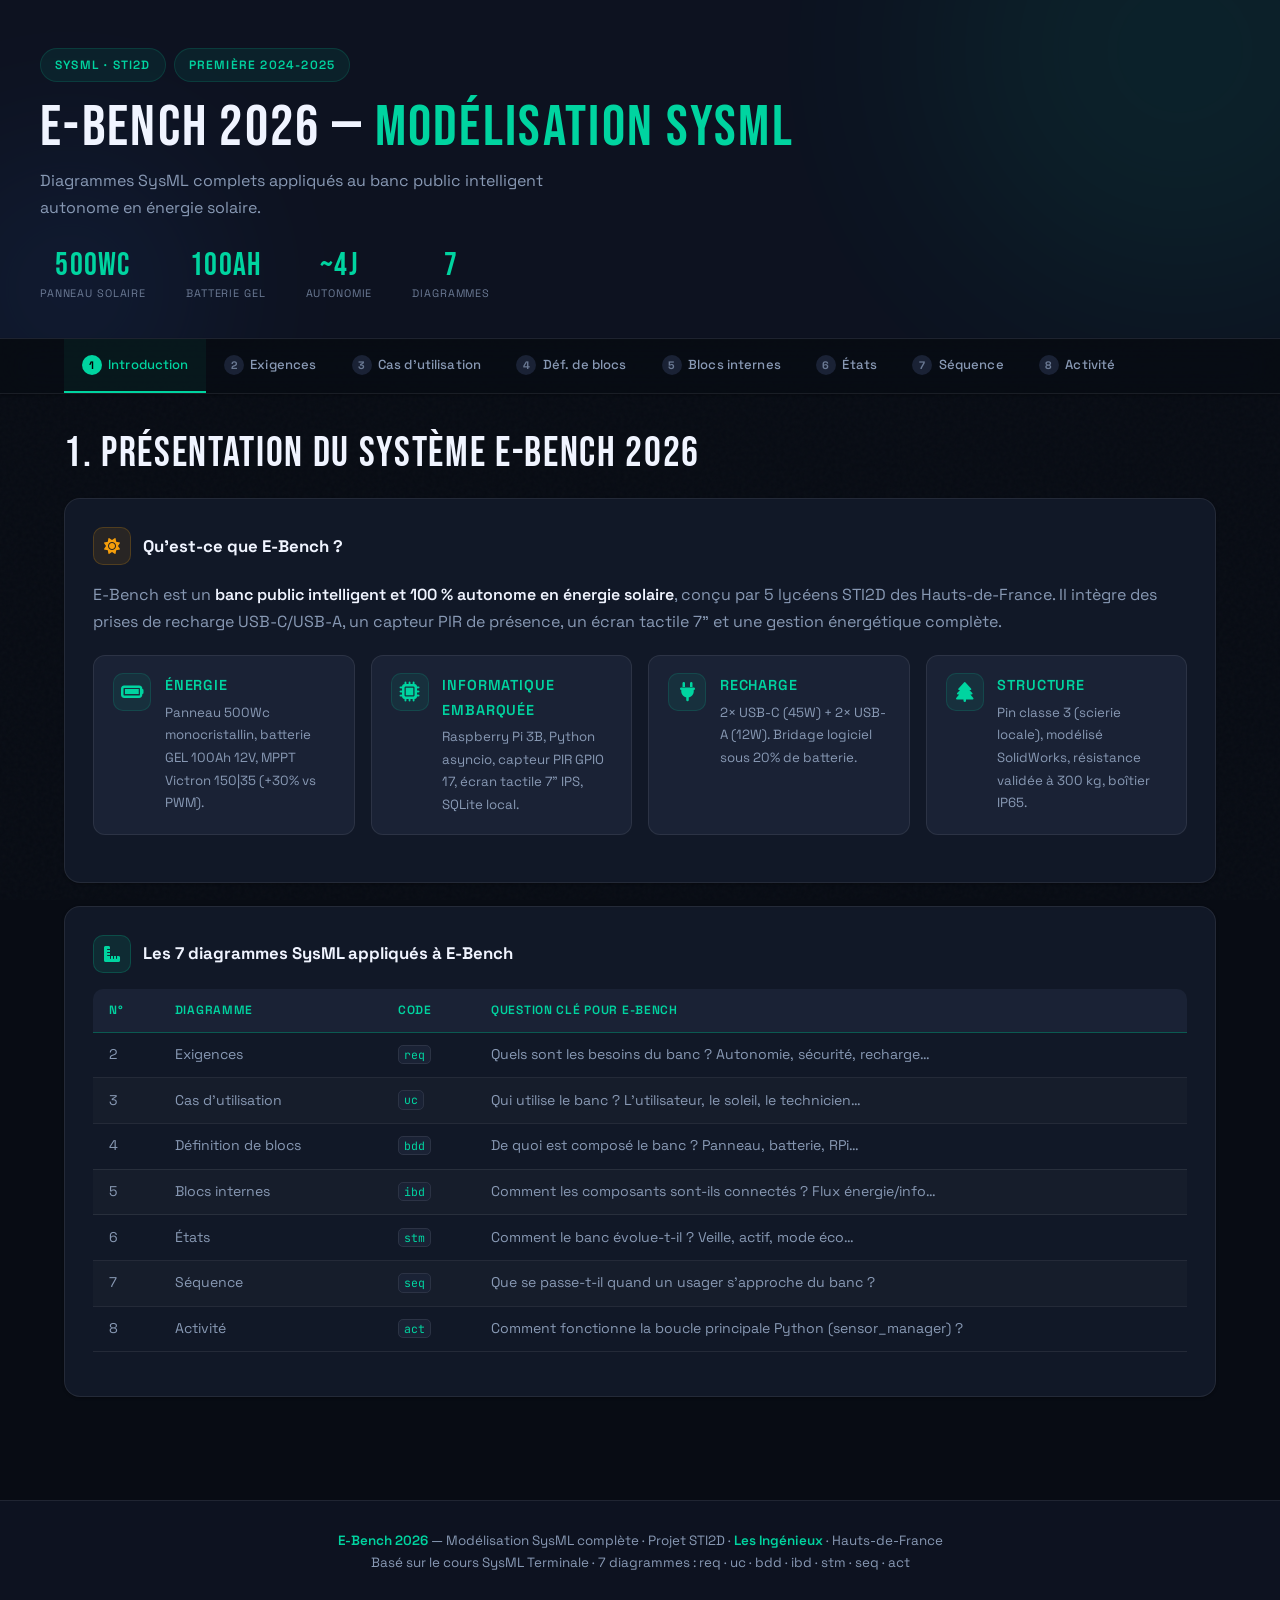
<file: SysML-corrige.html>
<!DOCTYPE html>
<html lang="fr">
<head>
<meta charset="UTF-8">
<meta name="viewport" content="width=device-width, initial-scale=1.0">
<title>SysML — E-Bench 2026</title>
<link href="https://fonts.googleapis.com/css2?family=Space+Grotesk:wght@400;500;600;700&family=Bebas+Neue&family=JetBrains+Mono:wght@400;500&display=swap" rel="stylesheet">
<link rel="stylesheet" href="https://cdnjs.cloudflare.com/ajax/libs/font-awesome/6.5.0/css/all.min.css" crossorigin="anonymous" referrerpolicy="no-referrer">
<style>
/* Fallback FontAwesome : si le CDN échoue, on affiche un carré coloré visible */
.fa-solid, .fa-regular, .fa-brands { display: inline-block; font-style: normal; }
</style>
<style>
/* ═══════════════════════════════════════════════════
   E-BENCH SYSML — Theme matching shardinuss.github.io
   ═══════════════════════════════════════════════════ */

/* VARIABLES — dark theme (same as site) */
:root {
  --bg:         #080C14;
  --bg-2:       #0D1220;
  --bg-card:    #111827;
  --bg-elevated:#1a2235;

  --text:       #F0F4FF;
  --text-sub:   #8899B4;
  --text-muted: #6B7A94;

  --primary:        #00D4A0;
  --primary-hover:  #00E5B0;
  --blue:           #3B82F6;
  --amber:          #F59E0B;
  --red:            #EF4444;
  --purple:         #A78BFA;

  --border:         rgba(255,255,255,0.08);
  --border-glow:    rgba(0,212,160,0.35);

  --shadow-sm:  0 1px 3px rgba(0,0,0,0.3);
  --shadow:     0 4px 24px rgba(0,0,0,0.4);
  --shadow-lg:  0 12px 48px rgba(0,0,0,0.5);
  --glow:       0 0 40px rgba(0,212,160,0.12);

  --primary-04: rgba(0,212,160,0.04);
  --primary-06: rgba(0,212,160,0.06);
  --primary-08: rgba(0,212,160,0.08);
  --primary-10: rgba(0,212,160,0.10);
  --primary-12: rgba(0,212,160,0.12);
  --primary-15: rgba(0,212,160,0.15);
  --primary-20: rgba(0,212,160,0.20);
  --primary-25: rgba(0,212,160,0.25);
  --primary-30: rgba(0,212,160,0.30);
  --primary-35: rgba(0,212,160,0.35);

  --radius:     12px;
}

/* RESET */
*, *::before, *::after { box-sizing: border-box; margin: 0; padding: 0; }

body {
  font-family: 'Space Grotesk', -apple-system, sans-serif;
  font-size: 16px;
  line-height: 1.7;
  background: var(--bg);
  color: var(--text);
  overflow-x: hidden;
  -webkit-font-smoothing: antialiased;
}

/* Noise texture like the real site */
body::before {
  content: '';
  position: fixed;
  inset: 0;
  z-index: 0;
  pointer-events: none;
  opacity: 0.025;
  background: url("data:image/svg+xml,%3Csvg viewBox='0 0 256 256' xmlns='http://www.w3.org/2000/svg'%3E%3Cfilter id='n'%3E%3CfeTurbulence type='fractalNoise' baseFrequency='0.9' numOctaves='4' stitchTiles='stitch'/%3E%3C/filter%3E%3Crect width='100%25' height='100%25' filter='url(%23n)'/%3E%3C/svg%3E");
}

a { color: var(--primary); text-decoration: none; }
a:hover { color: var(--primary-hover); }

/* ── TYPOGRAPHY ── */
h1, h2 {
  font-family: 'Bebas Neue', cursive;
  font-weight: 400;
  letter-spacing: 0.05em;
  line-height: 1.05;
  color: var(--text);
}
h3 {
  font-family: 'Space Grotesk', sans-serif;
  font-weight: 700;
  font-size: 1.05rem;
  color: var(--text);
}
h4 {
  font-family: 'Space Grotesk', sans-serif;
  font-weight: 600;
  font-size: 0.9rem;
  color: var(--primary);
  text-transform: uppercase;
  letter-spacing: 0.06em;
  margin: 1rem 0 0.4rem;
}
p { margin-bottom: 0.85rem; color: var(--text-sub); line-height: 1.7; }
ul, ol { margin: 0.5rem 0 1rem 1.4rem; }
li { margin-bottom: 0.3rem; color: var(--text-sub); }
strong { font-weight: 600; color: var(--text); }

code {
  font-family: 'JetBrains Mono', monospace;
  font-size: 0.82em;
  background: var(--bg-elevated);
  border: 1px solid var(--border);
  color: var(--primary);
  padding: 0.1em 0.45em;
  border-radius: 5px;
}

/* ── HEADER ── */
header {
  background: var(--bg-2);
  border-bottom: 1px solid var(--border);
  padding: 3rem 2rem 2.2rem;
  position: relative;
  overflow: hidden;
}

/* Orb glow — exactly like the site */
header::before {
  content: '';
  position: absolute;
  width: 500px; height: 500px;
  border-radius: 50%;
  background: var(--primary);
  top: -200px; right: -150px;
  filter: blur(100px);
  opacity: 0.08;
  pointer-events: none;
}
header::after {
  content: '';
  position: absolute;
  width: 300px; height: 300px;
  border-radius: 50%;
  background: var(--blue);
  bottom: -100px; left: -80px;
  filter: blur(80px);
  opacity: 0.08;
  pointer-events: none;
}

.header-inner { max-width: 1200px; margin: 0 auto; position: relative; z-index: 1; }

.header-badges { display: flex; gap: 0.5rem; margin-bottom: 1rem; flex-wrap: wrap; }
.header-badge {
  display: inline-flex;
  align-items: center;
  gap: 6px;
  font-size: 0.75rem;
  font-weight: 600;
  text-transform: uppercase;
  letter-spacing: 0.1em;
  color: var(--primary);
  background: var(--primary-08);
  padding: 6px 14px;
  border-radius: 100px;
  border: 1px solid var(--primary-15);
  font-family: 'Space Grotesk', sans-serif;
}
.header-badge.gold {
  color: var(--amber);
  background: rgba(245,158,11,0.08);
  border-color: rgba(245,158,11,0.2);
}

header h1 {
  font-family: 'Bebas Neue', cursive;
  font-size: clamp(2.4rem, 5vw, 3.6rem);
  letter-spacing: 0.04em;
  margin-bottom: 0.5rem;
  color: var(--text);
}
header h1 span { color: var(--primary); }
header p { font-size: 1rem; color: var(--text-sub); max-width: 580px; margin-bottom: 0; }

.header-meta { display: flex; gap: 2.5rem; margin-top: 1.8rem; flex-wrap: wrap; }
.header-stat { text-align: center; }
.header-stat .val {
  font-family: 'Bebas Neue', cursive;
  font-size: 2rem;
  letter-spacing: 0.04em;
  color: var(--primary);
  display: block;
  line-height: 1;
}
.header-stat .lbl {
  font-size: 0.68rem;
  color: var(--text-muted);
  text-transform: uppercase;
  letter-spacing: 0.08em;
  margin-top: 2px;
  display: block;
}

/* ── TABS / NAV ── */
.tabs-wrapper {
  background: rgba(8,12,20,0.92);
  backdrop-filter: blur(20px) saturate(1.6);
  -webkit-backdrop-filter: blur(20px) saturate(1.6);
  border-bottom: 1px solid var(--border);
  position: sticky;
  top: 0;
  z-index: 100;
  box-shadow: var(--shadow-sm);
}
.tabs-scroll {
  max-width: 1200px;
  margin: 0 auto;
  overflow-x: auto;
  scrollbar-width: none;
  display: flex;
  gap: 0;
  padding: 0 24px;
}
.tabs-scroll::-webkit-scrollbar { display: none; }

.tab-btn {
  flex-shrink: 0;
  padding: 1rem 1.1rem;
  font-family: 'Space Grotesk', sans-serif;
  font-size: 0.82rem;
  font-weight: 500;
  color: var(--text-sub);
  background: none;
  border: none;
  border-bottom: 2px solid transparent;
  cursor: pointer;
  transition: color 0.2s, background 0.2s, border-color 0.2s;
  white-space: nowrap;
  letter-spacing: 0.01em;
  display: flex;
  align-items: center;
  gap: 0.4rem;
}
.tab-btn:hover {
  color: var(--text);
  background: var(--primary-04);
}
.tab-btn.active {
  color: var(--primary);
  border-bottom-color: var(--primary);
  background: var(--primary-06);
}
.tab-btn .tab-num {
  display: inline-flex;
  align-items: center;
  justify-content: center;
  width: 20px; height: 20px;
  border-radius: 50%;
  background: var(--bg-elevated);
  font-size: 0.68rem;
  font-weight: 700;
  color: var(--text-muted);
  transition: background 0.2s, color 0.2s;
  flex-shrink: 0;
}
.tab-btn.active .tab-num {
  background: var(--primary);
  color: #000;
}

/* ── CONTENT ── */
.content-wrapper {
  max-width: 1200px;
  margin: 0 auto;
  padding: 2.4rem 24px 5rem;
  position: relative;
  z-index: 1;
}

.tab-panel { display: none; animation: fadeIn 0.3s ease; }
.tab-panel.active { display: block; }
@keyframes fadeIn {
  from { opacity: 0; transform: translateY(8px); }
  to   { opacity: 1; transform: translateY(0); }
}

/* ── SECTION TITLE ── */
h2 {
  font-family: 'Bebas Neue', cursive;
  font-size: clamp(1.8rem, 4vw, 2.6rem);
  color: var(--text);
  margin-bottom: 1.4rem;
  letter-spacing: 0.04em;
}

/* ── CARDS ── */
.card {
  background: var(--bg-card);
  border: 1px solid var(--border);
  border-radius: 16px;
  padding: 28px;
  margin-bottom: 1.4rem;
  box-shadow: var(--shadow-sm);
  transition: transform 0.3s, box-shadow 0.3s, border-color 0.3s;
  position: relative;
}
.card:hover {
  transform: translateY(-3px);
  box-shadow: var(--shadow), var(--glow);
  border-color: var(--border-glow);
}

.card-header {
  display: flex;
  align-items: center;
  gap: 0.75rem;
  margin-bottom: 1rem;
}
.card-icon {
  width: 38px; height: 38px;
  border-radius: 10px;
  display: flex; align-items: center; justify-content: center;
  font-size: 1rem;
  flex-shrink: 0;
}
.card-icon i { font-size: 1rem; }
.card-icon.green  { background: rgba(0,212,160,0.10);  border: 1px solid rgba(0,212,160,0.2);  color: #00D4A0; }
.card-icon.orange { background: rgba(245,158,11,0.10); border: 1px solid rgba(245,158,11,0.2); color: #F59E0B; }
.card-icon.blue   { background: rgba(59,130,246,0.10); border: 1px solid rgba(59,130,246,0.2); color: #3B82F6; }
.card-icon.red    { background: rgba(239,68,68,0.10);  border: 1px solid rgba(239,68,68,0.2);  color: #EF4444; }
.card-icon.purple { background: rgba(167,139,250,0.10);border: 1px solid rgba(167,139,250,0.2);color: #A78BFA; }
.card-icon.solar  { background: rgba(245,158,11,0.10); border: 1px solid rgba(245,158,11,0.2); color: #F59E0B; }

/* ── KEY CONCEPT ── */
.key-concept {
  background: var(--primary-06);
  border: 1px solid var(--primary-15);
  border-left: 3px solid var(--primary);
  border-radius: 0 12px 12px 0;
  padding: 1rem 1.25rem;
  margin: 1rem 0;
}
.key-concept-title {
  font-weight: 700;
  color: var(--primary);
  font-size: 0.75rem;
  text-transform: uppercase;
  letter-spacing: 0.08em;
  margin-bottom: 0.4rem;
  font-family: 'Space Grotesk', sans-serif;
  display: flex;
  align-items: center;
  gap: 6px;
}
.key-concept-title i { font-size: 0.75rem; }

/* ── INFO BOX ── */
.info-box {
  background: rgba(245,158,11,0.06);
  border: 1px solid rgba(245,158,11,0.2);
  border-left: 3px solid var(--amber);
  border-radius: 0 12px 12px 0;
  padding: 0.9rem 1.2rem;
  margin: 1rem 0;
  font-size: 0.92rem;
  color: var(--text-sub);
}

/* ── DIAGRAMS ── */
.diagram-container {
  background: var(--bg-elevated);
  border: 1px solid var(--border);
  border-radius: 12px;
  padding: 1.5rem;
  margin: 1.2rem 0;
  text-align: center;
  overflow-x: auto;
}
.diagram-container svg {
  overflow: visible;
}
.diagram-caption {
  font-size: 0.78rem;
  color: var(--text-muted);
  font-style: italic;
  margin-top: 0.9rem;
  text-align: center;
  font-family: 'Space Grotesk', sans-serif;
}
svg text { font-family: 'Space Grotesk', sans-serif; }
svg .mono { font-family: 'JetBrains Mono', monospace; }

/* SVG dark mode — replace white fills */
.diagram-container svg [fill="white"]   { fill: #1a2235 !important; }
.diagram-container svg [fill="#FAFAF8"] { fill: #111827 !important; }
.diagram-container svg [fill="#DBEAFE"] { fill: #0f1e35 !important; }
.diagram-container svg [fill="#EDE9FE"] { fill: #1a1535 !important; }
.diagram-container svg [fill="#FEF0DC"] { fill: #251a0a !important; }
.diagram-container svg [fill="#E5F2EC"] { fill: #0a1f18 !important; }
.diagram-container svg [fill="#FEE2E2"] { fill: #250a0a !important; }
.diagram-container svg [fill="#BFDBFE"] { fill: #0f1e35 !important; }

/* ── TABLES ── */
table { width: 100%; border-collapse: collapse; margin: 1rem 0; font-size: 0.88rem; font-family: 'Space Grotesk', sans-serif; }
th {
  background: var(--bg-elevated);
  color: var(--primary);
  padding: 0.7rem 1rem;
  text-align: left;
  font-weight: 600;
  font-size: 0.75rem;
  text-transform: uppercase;
  letter-spacing: 0.06em;
  border-bottom: 1px solid var(--border-glow);
}
th:first-child { border-radius: 10px 0 0 0; }
th:last-child  { border-radius: 0 10px 0 0; }
td {
  padding: 0.65rem 1rem;
  border-bottom: 1px solid var(--border);
  vertical-align: top;
  color: var(--text-sub);
}
tr:nth-child(even) td { background: rgba(255,255,255,0.02); }
tr:hover td { background: var(--primary-04); color: var(--text); }

/* ── INTRO GRID ── */
.intro-grid {
  display: grid;
  grid-template-columns: repeat(auto-fit, minmax(240px, 1fr));
  gap: 1rem;
  margin: 1.2rem 0;
}
.intro-item {
  background: var(--bg-elevated);
  border: 1px solid var(--border);
  border-radius: 12px;
  padding: 1.1rem 1.2rem;
  display: flex;
  gap: 0.85rem;
  align-items: flex-start;
  transition: border-color 0.3s, transform 0.3s;
}
.intro-item:hover {
  border-color: var(--border-glow);
  transform: translateY(-2px);
}
.intro-item-icon {
  font-size: 1.25rem;
  flex-shrink: 0;
  width: 38px; height: 38px;
  border-radius: 10px;
  display: flex; align-items: center; justify-content: center;
  background: rgba(0,212,160,0.08);
  border: 1px solid rgba(0,212,160,0.15);
  color: #00D4A0;
}
.intro-item-text h4 { margin: 0 0 0.25rem; }
.intro-item-text p  { margin: 0; font-size: 0.83rem; }

/* ── FOOTER ── */
footer {
  background: var(--bg-2);
  border-top: 1px solid var(--border);
  color: var(--text-muted);
  text-align: center;
  padding: 1.8rem 1.5rem;
  font-size: 0.84rem;
  font-family: 'Space Grotesk', sans-serif;
}
footer strong { color: var(--primary); font-weight: 600; }

/* ── SCROLLBAR ── */
::-webkit-scrollbar { width: 6px; height: 6px; }
::-webkit-scrollbar-track { background: var(--bg); }
::-webkit-scrollbar-thumb { background: var(--bg-elevated); border-radius: 3px; }
::-webkit-scrollbar-thumb:hover { background: var(--primary); }

/* ── RESPONSIVE ── */
@media (max-width: 768px) {
  header { padding: 2rem 1rem 1.6rem; }
  header h1 { font-size: 2.2rem; }
  .header-meta { gap: 1.5rem; }
  .content-wrapper { padding: 1.5rem 1rem 4rem; }
  .tab-btn { padding: 0.75rem 0.8rem; font-size: 0.76rem; }
  .card { padding: 20px; }
}
</style>
</head>
<body>

<header>
  <div class="header-inner">
    <div class="header-badges">
      <span class="header-badge">SysML · STI2D</span>
      <span class="header-badge">Première 2024-2025</span>
    </div>
    <h1>E-Bench 2026 — <span>Modélisation SysML</span></h1>
    <p>Diagrammes SysML complets appliqués au banc public intelligent autonome en énergie solaire.</p>
    <div class="header-meta">
      <div class="header-stat"><div class="val">500Wc</div><div class="lbl">Panneau solaire</div></div>
      <div class="header-stat"><div class="val">100Ah</div><div class="lbl">Batterie GEL</div></div>
      <div class="header-stat"><div class="val">~4j</div><div class="lbl">Autonomie</div></div>
      <div class="header-stat"><div class="val">7</div><div class="lbl">Diagrammes</div></div>
    </div>
  </div>
</header>

<div class="tabs-wrapper">
  <div class="tabs-scroll">
    <button class="tab-btn active" data-tab="intro"><span class="tab-num">1</span>Introduction</button>
    <button class="tab-btn" data-tab="req"><span class="tab-num">2</span>Exigences</button>
    <button class="tab-btn" data-tab="uc"><span class="tab-num">3</span>Cas d'utilisation</button>
    <button class="tab-btn" data-tab="bdd"><span class="tab-num">4</span>Déf. de blocs</button>
    <button class="tab-btn" data-tab="ibd"><span class="tab-num">5</span>Blocs internes</button>
    <button class="tab-btn" data-tab="stm"><span class="tab-num">6</span>États</button>
    <button class="tab-btn" data-tab="sd"><span class="tab-num">7</span>Séquence</button>
    <button class="tab-btn" data-tab="act"><span class="tab-num">8</span>Activité</button>
  </div>
</div>

<div class="content-wrapper">

<div class="tab-panel active" id="panel-intro">
  <h2>1. Présentation du système E-Bench 2026</h2>

  <div class="card">
    <div class="card-header">
      <div class="card-icon solar"><i class="fa-solid fa-sun"></i></div>
      <h3>Qu'est-ce que E-Bench ?</h3>
    </div>
    <p>E-Bench est un <strong>banc public intelligent et 100 % autonome en énergie solaire</strong>, conçu par 5 lycéens STI2D des Hauts-de-France. Il intègre des prises de recharge USB-C/USB-A, un capteur PIR de présence, un écran tactile 7" et une gestion énergétique complète.</p>

    <div class="intro-grid">
      <div class="intro-item">
        <div class="intro-item-icon"><i class="fa-solid fa-battery-full"></i></div>
        <div class="intro-item-text">
          <h4>Énergie</h4>
          <p>Panneau 500Wc monocristallin, batterie GEL 100Ah 12V, MPPT Victron 150|35 (+30% vs PWM).</p>
        </div>
      </div>
      <div class="intro-item">
        <div class="intro-item-icon"><i class="fa-solid fa-microchip"></i></div>
        <div class="intro-item-text">
          <h4>Informatique embarquée</h4>
          <p>Raspberry Pi 3B, Python asyncio, capteur PIR GPIO 17, écran tactile 7" IPS, SQLite local.</p>
        </div>
      </div>
      <div class="intro-item">
        <div class="intro-item-icon"><i class="fa-solid fa-plug"></i></div>
        <div class="intro-item-text">
          <h4>Recharge</h4>
          <p>2× USB-C (45W) + 2× USB-A (12W). Bridage logiciel sous 20% de batterie.</p>
        </div>
      </div>
      <div class="intro-item">
        <div class="intro-item-icon"><i class="fa-solid fa-tree"></i></div>
        <div class="intro-item-text">
          <h4>Structure</h4>
          <p>Pin classe 3 (scierie locale), modélisé SolidWorks, résistance validée à 300 kg, boîtier IP65.</p>
        </div>
      </div>
    </div>
  </div>

  <div class="card">
    <div class="card-header">
      <div class="card-icon green"><i class="fa-solid fa-ruler-combined"></i></div>
      <h3>Les 7 diagrammes SysML appliqués à E-Bench</h3>
    </div>
    <table>
      <thead><tr><th>N°</th><th>Diagramme</th><th>Code</th><th>Question clé pour E-Bench</th></tr></thead>
      <tbody>
        <tr><td>2</td><td>Exigences</td><td><code>req</code></td><td>Quels sont les besoins du banc ? Autonomie, sécurité, recharge…</td></tr>
        <tr><td>3</td><td>Cas d'utilisation</td><td><code>uc</code></td><td>Qui utilise le banc ? L'utilisateur, le soleil, le technicien…</td></tr>
        <tr><td>4</td><td>Définition de blocs</td><td><code>bdd</code></td><td>De quoi est composé le banc ? Panneau, batterie, RPi…</td></tr>
        <tr><td>5</td><td>Blocs internes</td><td><code>ibd</code></td><td>Comment les composants sont-ils connectés ? Flux énergie/info…</td></tr>
        <tr><td>6</td><td>États</td><td><code>stm</code></td><td>Comment le banc évolue-t-il ? Veille, actif, mode éco…</td></tr>
        <tr><td>7</td><td>Séquence</td><td><code>seq</code></td><td>Que se passe-t-il quand un usager s'approche du banc ?</td></tr>
        <tr><td>8</td><td>Activité</td><td><code>act</code></td><td>Comment fonctionne la boucle principale Python (sensor_manager) ?</td></tr>
      </tbody>
    </table>
  </div>
</div>

<div class="tab-panel" id="panel-req">
  <h2>2. Diagramme d'exigences — E-Bench (req)</h2>

  <div class="card">
    <div class="card-header">
      <div class="card-icon orange"><i class="fa-solid fa-clipboard-list"></i></div>
      <h3>Les exigences du banc intelligent</h3>
    </div>
    <p>Le diagramme d'exigences formalise les <strong>besoins du projet E-Bench</strong> : autonomie énergétique, recharge USB, détection de présence, résistance aux intempéries (IP65)…</p>
    <div class="key-concept">
      <div class="key-concept-title"><i class="fa-solid fa-key"></i> Exigences principales identifiées</div>
      <p style="margin:0;">E-Bench doit être <strong>autonome en énergie</strong> (REQ_001), <strong>permettre la recharge USB</strong> (REQ_002), <strong>détecter la présence</strong> d'un usager (REQ_003) et <strong>résister aux intempéries</strong> (REQ_004 — IP65, pin classe 3, norme NF EN 581-3).</p>
    </div>
  </div>

  <div class="card">
    <div class="card-header">
      <div class="card-icon blue"><i class="fa-solid fa-chart-bar"></i></div>
      <h3>Diagramme d'exigences complet</h3>
    </div>
    <div class="diagram-container">
      <svg viewBox="0 0 800 520" width="100%" style="max-width:790px;">
        
        <rect x="270" y="10" width="260" height="75" rx="4" fill="#1a2235" stroke="#F59E0B" stroke-width="2"/>
        <line x1="270" y1="30" x2="530" y2="30" stroke="#F59E0B" stroke-width="1"/>
        <text x="280" y="24" font-size="9.5" fill="#F59E0B" font-weight="700">«requirement»</text>
        <text x="400" y="24" text-anchor="middle" font-size="10" fill="#F59E0B" font-weight="700"></text>
        <text x="400" y="47" text-anchor="middle" font-size="12" font-weight="700" fill="#C8D8E8">E-Bench 2026</text>
        <text x="280" y="60" font-size="9" fill="#C8D8E8" font-weight="600">Id : REQ_000</text>
        <text x="280" y="74" font-size="9" fill="#8899B4">Text : "Banc autonome intelligent en énergie"</text>

        
        <line x1="400" y1="85" x2="400" y2="120" stroke="#5B8DB8" stroke-width="1.5"/>
        <line x1="80" y1="120" x2="720" y2="120" stroke="#5B8DB8" stroke-width="1.5"/>
        <polygon points="400,85 406,97 400,109 394,97" fill="#1a2235" stroke="#5B8DB8" stroke-width="1.5"/>
        <line x1="395" y1="97" x2="405" y2="97" stroke="#5B8DB8" stroke-width="1.5"/>
        <line x1="400" y1="93" x2="400" y2="101" stroke="#5B8DB8" stroke-width="1.5"/>

        
        <line x1="80" y1="120" x2="80" y2="155" stroke="#5B8DB8" stroke-width="1.5"/>
        <line x1="240" y1="120" x2="240" y2="155" stroke="#5B8DB8" stroke-width="1.5"/>
        <line x1="400" y1="120" x2="400" y2="155" stroke="#5B8DB8" stroke-width="1.5"/>
        <line x1="560" y1="120" x2="560" y2="155" stroke="#5B8DB8" stroke-width="1.5"/>
        <line x1="720" y1="120" x2="720" y2="155" stroke="#5B8DB8" stroke-width="1.5"/>

        
        <rect x="10" y="155" width="140" height="75" rx="4" fill="#1a2235" stroke="#F59E0B" stroke-width="1.5"/>
        <line x1="10" y1="174" x2="150" y2="174" stroke="#F59E0B" stroke-width="1"/>
        <text x="18" y="168" font-size="8.5" fill="#F59E0B" font-weight="700">«requirement»</text>
        <text x="80" y="189" text-anchor="middle" font-size="9.5" font-weight="700" fill="#C8D8E8">REQ_001</text>
        <text x="80" y="202" text-anchor="middle" font-size="9" font-weight="600" fill="#34D399">Autonomie énergétique</text>
        <text x="18" y="220" font-size="8.5" fill="#8899B4">~4 jours (veille)</text>

        
        <rect x="165" y="155" width="145" height="75" rx="4" fill="#1a2235" stroke="#F59E0B" stroke-width="1.5"/>
        <line x1="165" y1="174" x2="310" y2="174" stroke="#F59E0B" stroke-width="1"/>
        <text x="173" y="168" font-size="8.5" fill="#F59E0B" font-weight="700">«requirement»</text>
        <text x="237" y="189" text-anchor="middle" font-size="9.5" font-weight="700" fill="#C8D8E8">REQ_002</text>
        <text x="237" y="202" text-anchor="middle" font-size="9" font-weight="600" fill="#34D399">Recharge USB</text>
        <text x="173" y="220" font-size="8.5" fill="#8899B4">USB-C 45W + USB-A 12W</text>

        
        <rect x="323" y="155" width="155" height="75" rx="4" fill="#1a2235" stroke="#F59E0B" stroke-width="1.5"/>
        <line x1="323" y1="174" x2="478" y2="174" stroke="#F59E0B" stroke-width="1"/>
        <text x="331" y="168" font-size="8.5" fill="#F59E0B" font-weight="700">«requirement»</text>
        <text x="400" y="189" text-anchor="middle" font-size="9.5" font-weight="700" fill="#C8D8E8">REQ_003</text>
        <text x="400" y="202" text-anchor="middle" font-size="9" font-weight="600" fill="#34D399">Détection présence</text>
        <text x="331" y="220" font-size="8.5" fill="#8899B4">PIR 7m, réveil écran</text>

        
        <rect x="488" y="155" width="144" height="75" rx="4" fill="#1a2235" stroke="#F59E0B" stroke-width="1.5"/>
        <line x1="488" y1="174" x2="632" y2="174" stroke="#F59E0B" stroke-width="1"/>
        <text x="496" y="168" font-size="8.5" fill="#F59E0B" font-weight="700">«requirement»</text>
        <text x="560" y="189" text-anchor="middle" font-size="9.5" font-weight="700" fill="#C8D8E8">REQ_004</text>
        <text x="560" y="202" text-anchor="middle" font-size="9" font-weight="600" fill="#34D399">Résistance IP65</text>
        <text x="496" y="220" font-size="8.5" fill="#8899B4">Boîtier élec. + bois cl.3</text>

        
        <rect x="642" y="155" width="148" height="75" rx="4" fill="#1a2235" stroke="#F59E0B" stroke-width="1.5"/>
        <line x1="642" y1="174" x2="790" y2="174" stroke="#F59E0B" stroke-width="1"/>
        <text x="650" y="168" font-size="8.5" fill="#F59E0B" font-weight="700">«requirement»</text>
        <text x="715" y="189" text-anchor="middle" font-size="9.5" font-weight="700" fill="#C8D8E8">REQ_005</text>
        <text x="715" y="202" text-anchor="middle" font-size="9" font-weight="600" fill="#34D399">Sécurité électrique</text>
        <text x="650" y="220" font-size="8.5" fill="#8899B4">NF C 15-712-1 · fusibles</text>

        
        <rect x="10" y="350" width="150" height="50" rx="4" fill="#0a2218" stroke="#34D399" stroke-width="1.5"/>
        <text x="85" y="370" text-anchor="middle" font-size="10" font-weight="600" fill="#34D399">«block»</text>
        <text x="85" y="386" text-anchor="middle" font-size="10" fill="#C8D8E8">MPPT Victron</text>
        <line x1="85" y1="350" x2="80" y2="230" stroke="#34D399" stroke-width="1.5" stroke-dasharray="6,3"/>
        <polygon points="80,230 75,240 85,240" fill="#34D399"/>
        <rect x="42" y="280" width="72" height="16" rx="3" fill="#1a2235" stroke="#34D399" stroke-width="1"/>
        <text x="78" y="291" text-anchor="middle" font-size="8.5" fill="#34D399" font-weight="600">«satisfy»</text>

        
        <rect x="323" y="350" width="155" height="50" rx="4" fill="#0a2218" stroke="#34D399" stroke-width="1.5"/>
        <text x="400" y="370" text-anchor="middle" font-size="10" font-weight="600" fill="#34D399">«block»</text>
        <text x="400" y="386" text-anchor="middle" font-size="10" fill="#C8D8E8">Raspberry Pi 3B + PIR</text>
        <line x1="400" y1="350" x2="400" y2="230" stroke="#34D399" stroke-width="1.5" stroke-dasharray="6,3"/>
        <polygon points="400,230 395,240 405,240" fill="#34D399"/>
        <rect x="358" y="280" width="72" height="16" rx="3" fill="#1a2235" stroke="#34D399" stroke-width="1"/>
        <text x="394" y="291" text-anchor="middle" font-size="8.5" fill="#34D399" font-weight="600">«satisfy»</text>

        
        <rect x="560" y="350" width="140" height="50" rx="4" fill="#1e1840" stroke="#A78BFA" stroke-width="1.5"/>
        <text x="630" y="370" text-anchor="middle" font-size="10" font-weight="600" fill="#A78BFA">«testCase»</text>
        <text x="630" y="386" text-anchor="middle" font-size="9.5" fill="#C8D8E8">Test étanchéité IP65</text>
        <line x1="620" y1="350" x2="565" y2="230" stroke="#A78BFA" stroke-width="1.5" stroke-dasharray="6,3"/>
        <polygon points="565,230 560,240 570,240" fill="#A78BFA"/>
        <rect x="563" y="278" width="60" height="16" rx="3" fill="#1a2235" stroke="#A78BFA" stroke-width="1"/>
        <text x="593" y="289" text-anchor="middle" font-size="8.5" fill="#A78BFA" font-weight="600">«verify»</text>

        
        <text x="10" y="468" font-size="9" fill="#8899B4" font-weight="600">LÉGENDE :</text>
        <line x1="80" y1="462" x2="110" y2="462" stroke="#34D399" stroke-width="1.5" stroke-dasharray="6,3"/>
        <text x="115" y="466" font-size="9" fill="#8899B4">«satisfy» — un bloc répond à l'exigence</text>
        <line x1="310" y1="462" x2="340" y2="462" stroke="#A78BFA" stroke-width="1.5" stroke-dasharray="6,3"/>
        <text x="345" y="466" font-size="9" fill="#8899B4">«verify» — un test vérifie l'exigence</text>
      </svg>
      <div class="diagram-caption">Fig. 2.1 — Diagramme d'exigences du banc E-Bench 2026</div>
    </div>
  </div>

  <div class="card">
    <div class="card-header"><div class="card-icon orange"><i class="fa-solid fa-clipboard-list"></i></div><h3>Tableau des exigences</h3></div>
    <table>
      <thead><tr><th>Id</th><th>Texte</th><th>Criticité</th><th>Norme associée</th></tr></thead>
      <tbody>
        <tr><td>REQ_001</td><td>Le banc doit assurer ~4 jours d'autonomie en veille sans soleil (600 Wh nom. / 510 Wh réels)</td><td style="color:#F87171;font-weight:600;">Critique</td><td>NF C 15-712-1</td></tr>
        <tr><td>REQ_002</td><td>Le banc doit fournir au moins 2 prises USB-C 45W et 2 USB-A 12W</td><td style="color:#F59E0B;font-weight:600;">Élevée</td><td>IEC 62109-1</td></tr>
        <tr><td>REQ_003</td><td>Le système doit détecter la présence à 7m et réveiller l'écran</td><td style="color:#F59E0B;font-weight:600;">Élevée</td><td>—</td></tr>
        <tr><td>REQ_004</td><td>Le boîtier électronique doit être étanche IP65 (poussière + jets d'eau)</td><td style="color:#F87171;font-weight:600;">Critique</td><td>IEC 60529</td></tr>
        <tr><td>REQ_005</td><td>L'installation DC doit respecter NF C 15-712-1 avec fusibles adaptés</td><td style="color:#F87171;font-weight:600;">Critique</td><td>NF C 15-712-1</td></tr>
        <tr><td>REQ_006</td><td>La structure doit supporter 300 kg et résister au gel (pin classe 3)</td><td style="color:#F87171;font-weight:600;">Critique</td><td>NF EN 581-3</td></tr>
        <tr><td>REQ_007</td><td>Le système doit activer le mode éco sous 20% de batterie</td><td style="color:#F59E0B;font-weight:600;">Élevée</td><td>—</td></tr>
      </tbody>
    </table>
  </div>
</div>

<div class="tab-panel" id="panel-uc">
  <h2>3. Diagramme de cas d'utilisation — E-Bench (uc)</h2>

  <div class="card">
    <div class="card-header"><div class="card-icon green"><i class="fa-solid fa-user"></i></div><h3>Acteurs du système E-Bench</h3></div>
    <p>Le banc interagit avec plusieurs acteurs : l'<strong>usager</strong> (personne qui s'assoit), le <strong>technicien</strong> (maintenance), le <strong>panneau solaire</strong> (source d'énergie, acteur système) et le <strong>capteur PIR</strong> (déclencheur interne).</p>
    <div class="key-concept">
      <div class="key-concept-title"><i class="fa-solid fa-key"></i> Rappel</div>
      <p style="margin:0;">Un acteur peut être une <strong>personne</strong> (usager, technicien) mais aussi un <strong>système externe</strong> (panneau solaire, réseau électrique) ou un <strong>capteur</strong> (PIR HC-SR501).</p>
    </div>
  </div>

  <div class="card">
    <div class="card-header"><div class="card-icon blue"><i class="fa-solid fa-sun"></i></div><h3>Diagramme de cas d'utilisation</h3></div>
    <div class="diagram-container">
      <!-- UC diagram — viewBox élargi pour les acteurs externes à droite -->
      <svg viewBox="0 0 820 430" width="100%" style="max-width:820px;">

        <!-- ── Système (rectangle) ── -->
        <rect x="155" y="10" width="430" height="410" rx="8" fill="#111827" stroke="#5B8DB8" stroke-width="2"/>
        <text x="370" y="38" text-anchor="middle" font-size="13" font-weight="700" fill="#C8D8E8">Banc Intelligent E-Bench 2026</text>

        <!-- ── Cas d'utilisation — espacés de 70px, centrés à x=370 ── -->
        <ellipse cx="370" cy="80"  rx="135" ry="24" fill="#0D2847" stroke="#34D399" stroke-width="1.5"/>
        <text x="370" y="85"  text-anchor="middle" font-size="10.5" fill="#34D399" font-weight="600">Recharger un appareil USB</text>

        <ellipse cx="370" cy="150" rx="135" ry="24" fill="#0D2847" stroke="#34D399" stroke-width="1.5"/>
        <text x="370" y="155" text-anchor="middle" font-size="10.5" fill="#34D399" font-weight="600">Consulter l'interface tactile</text>

        <ellipse cx="370" cy="220" rx="135" ry="24" fill="#0D2847" stroke="#34D399" stroke-width="1.5"/>
        <text x="370" y="225" text-anchor="middle" font-size="10.5" fill="#34D399" font-weight="600">Activer le mode éco</text>

        <ellipse cx="370" cy="295" rx="135" ry="24" fill="#0D2847" stroke="#34D399" stroke-width="1.5"/>
        <text x="370" y="300" text-anchor="middle" font-size="10.5" fill="#34D399" font-weight="600">Diagnostiquer le système</text>

        <ellipse cx="370" cy="370" rx="135" ry="24" fill="#0D2847" stroke="#34D399" stroke-width="1.5"/>
        <text x="370" y="375" text-anchor="middle" font-size="10.5" fill="#34D399" font-weight="600">Produire de l'énergie PV</text>

        <!-- ── Acteur Usager (gauche) ── -->
        <circle cx="60" cy="100" r="14" fill="none" stroke="#00D4A0" stroke-width="2"/>
        <line x1="60" y1="114" x2="60" y2="150" stroke="#5B8DB8" stroke-width="2"/>
        <line x1="36" y1="130" x2="84" y2="130" stroke="#5B8DB8" stroke-width="2"/>
        <line x1="60" y1="150" x2="40" y2="176" stroke="#5B8DB8" stroke-width="2"/>
        <line x1="60" y1="150" x2="80" y2="176" stroke="#5B8DB8" stroke-width="2"/>
        <text x="60" y="194" text-anchor="middle" font-size="11" font-weight="600" fill="#C8D8E8">Usager</text>
        <!-- Usager → Recharger -->
        <line x1="84" y1="112" x2="235" y2="82" stroke="#5B8DB8" stroke-width="1.5"/>
        <!-- Usager → Consulter -->
        <line x1="84" y1="126" x2="235" y2="152" stroke="#5B8DB8" stroke-width="1.5"/>

        <!-- ── Acteur Technicien (gauche, bas) ── -->
        <circle cx="60" cy="295" r="14" fill="none" stroke="#00D4A0" stroke-width="2"/>
        <line x1="60" y1="309" x2="60" y2="345" stroke="#5B8DB8" stroke-width="2"/>
        <line x1="36" y1="325" x2="84" y2="325" stroke="#5B8DB8" stroke-width="2"/>
        <line x1="60" y1="345" x2="40" y2="371" stroke="#5B8DB8" stroke-width="2"/>
        <line x1="60" y1="345" x2="80" y2="371" stroke="#5B8DB8" stroke-width="2"/>
        <text x="60" y="392" text-anchor="middle" font-size="11" font-weight="600" fill="#C8D8E8">Technicien</text>
        <!-- Technicien → Diagnostiquer -->
        <line x1="84" y1="295" x2="235" y2="295" stroke="#5B8DB8" stroke-width="1.5"/>

        <!-- ── Acteur PIR (droite, haut) ── -->
        <rect x="710" y="128" width="100" height="54" rx="6" fill="#1e1840" stroke="#A78BFA" stroke-width="1.5"/>
        <text x="760" y="147" text-anchor="middle" font-size="9"  fill="#A78BFA" font-weight="700">«capteur»</text>
        <text x="760" y="161" text-anchor="middle" font-size="10" font-weight="600" fill="#C8D8E8">PIR</text>
        <text x="760" y="175" text-anchor="middle" font-size="10" font-weight="600" fill="#C8D8E8">HC-SR501</text>
        <!-- PIR → Activer mode éco  (ligne directe) -->
        <line x1="710" y1="155" x2="585" y2="220" stroke="#A78BFA" stroke-width="1.5"/>

        <!-- ── Acteur Panneau Solaire (droite, bas) ── -->
        <rect x="710" y="348" width="100" height="54" rx="6" fill="#2a1e08" stroke="#F59E0B" stroke-width="1.5"/>
        <text x="760" y="367" text-anchor="middle" font-size="9"  fill="#F59E0B" font-weight="700">«système»</text>
        <text x="760" y="381" text-anchor="middle" font-size="10" font-weight="600" fill="#C8D8E8">Panneau</text>
        <text x="760" y="395" text-anchor="middle" font-size="10" font-weight="600" fill="#C8D8E8">Solaire 500Wc</text>
        <!-- Panneau → Produire énergie PV -->
        <line x1="710" y1="375" x2="585" y2="372" stroke="#F59E0B" stroke-width="1.5"/>

        <!-- ── Relation «include» Recharger → Consulter
             Tracée sur le côté gauche intérieur, bien dégagée des ellipses ── -->
        <path d="M235,80 Q190,100 190,150 Q190,170 235,152"
              fill="none" stroke="#5B8DB8" stroke-width="1.2" stroke-dasharray="5,3"/>
        <polygon points="235,152 228,144 237,142" fill="#5B8DB8"/>
        <!-- label sur fond opaque pour lisibilité -->
        <rect x="155" y="108" width="72" height="16" rx="3" fill="#111827" stroke="#5B8DB8" stroke-width="1"/>
        <text x="191" y="120" text-anchor="middle" font-size="8.5" fill="#C8D8E8" font-weight="600">«include»</text>

        <!-- ── Relation «extend» PIR → Consulter
             Tracée en haut à droite, label bien séparé de la ligne PIR→Activer ── -->
        <path d="M710,140 Q660,120 585,148"
              fill="none" stroke="#A78BFA" stroke-width="1.2" stroke-dasharray="5,3"/>
        <polygon points="585,148 592,141 594,151" fill="#A78BFA"/>
        <rect x="632" y="112" width="62" height="16" rx="3" fill="#111827" stroke="#A78BFA" stroke-width="1"/>
        <text x="663" y="124" text-anchor="middle" font-size="8.5" fill="#A78BFA" font-weight="600">«extend»</text>

      </svg>
      <div class="diagram-caption">Fig. 3.1 — Diagramme de cas d'utilisation du banc E-Bench 2026</div>
    </div>
  </div>
</div>

<div class="tab-panel" id="panel-bdd">
  <h2>4. Diagramme de définition de blocs — E-Bench (bdd)</h2>

  <div class="card">
    <div class="card-header"><div class="card-icon blue"><i class="fa-solid fa-cubes"></i></div><h3>Structure du système E-Bench</h3></div>
    <p>Le diagramme <code>bdd</code> décrit la <strong>décomposition hiérarchique</strong> du banc en sous-systèmes. E-Bench est composé de 3 sous-systèmes majeurs : <strong>Énergie</strong>, <strong>Informatique embarquée</strong> et <strong>Structure physique</strong>.</p>
  </div>

  <div class="card">
    <div class="card-header"><div class="card-icon green"><i class="fa-solid fa-diagram-project"></i></div><h3>bdd complet du banc E-Bench</h3></div>
    <div class="diagram-container">
      <svg viewBox="0 0 800 480" width="100%" style="max-width:790px;">
        
        <rect x="275" y="10" width="250" height="65" rx="4" fill="#0D2847" stroke="#60A5FA" stroke-width="2"/>
        <rect x="275" y="10" width="250" height="28" rx="4" fill="#0D2847" stroke="#60A5FA" stroke-width="2"/>
        <text x="400" y="28" text-anchor="middle" font-size="10" fill="#60A5FA" font-weight="700">«block»</text>
        <text x="400" y="50" text-anchor="middle" font-size="14" font-weight="700" fill="#C8D8E8">E-Bench 2026</text>
        <line x1="275" y1="55" x2="525" y2="55" stroke="#60A5FA" stroke-width="0.5"/>

        
        <line x1="400" y1="75" x2="400" y2="110" stroke="#5B8DB8" stroke-width="1.5"/>
        <polygon points="400,75 406,87 400,99 394,87" fill="#5B8DB8" stroke="#5B8DB8" stroke-width="1"/>
        <line x1="120" y1="110" x2="680" y2="110" stroke="#5B8DB8" stroke-width="1.5"/>
        <line x1="120" y1="110" x2="120" y2="145" stroke="#5B8DB8" stroke-width="1.5"/>
        <line x1="400" y1="110" x2="400" y2="145" stroke="#5B8DB8" stroke-width="1.5"/>
        <line x1="680" y1="110" x2="680" y2="145" stroke="#5B8DB8" stroke-width="1.5"/>

        
        <text x="108" y="140" font-size="9" font-weight="600" fill="#F59E0B">1</text>
        <text x="388" y="140" font-size="9" font-weight="600" fill="#F59E0B">1</text>
        <text x="668" y="140" font-size="9" font-weight="600" fill="#F59E0B">1</text>

        
        <rect x="30" y="145" width="180" height="70" rx="4" fill="#1a2235" stroke="#60A5FA" stroke-width="1.5"/>
        <line x1="30" y1="163" x2="210" y2="163" stroke="#60A5FA" stroke-width="1"/>
        <text x="40" y="157" font-size="9" fill="#60A5FA" font-weight="700">«block»</text>
        <text x="120" y="178" text-anchor="middle" font-size="11" font-weight="700" fill="#C8D8E8">Sous-système Énergie</text>
        <line x1="30" y1="188" x2="210" y2="188" stroke="#60A5FA" stroke-width="0.5"/>
        <text x="40" y="200" font-size="8.5" fill="#8899B4" class="mono">tension : V = 12</text>
        <text x="40" y="212" font-size="8.5" fill="#8899B4" class="mono">capacité : Ah = 100</text>

        
        <rect x="300" y="145" width="200" height="70" rx="4" fill="#1a2235" stroke="#60A5FA" stroke-width="1.5"/>
        <line x1="300" y1="163" x2="500" y2="163" stroke="#60A5FA" stroke-width="1"/>
        <text x="310" y="157" font-size="9" fill="#60A5FA" font-weight="700">«block»</text>
        <text x="400" y="178" text-anchor="middle" font-size="11" font-weight="700" fill="#C8D8E8">S.S. Informatique</text>
        <line x1="300" y1="188" x2="500" y2="188" stroke="#60A5FA" stroke-width="0.5"/>
        <text x="310" y="200" font-size="8.5" fill="#8899B4" class="mono">cpu : RPi 3B</text>
        <text x="310" y="212" font-size="8.5" fill="#8899B4" class="mono">os : Raspberry Pi OS</text>

        
        <rect x="580" y="145" width="195" height="70" rx="4" fill="#1a2235" stroke="#60A5FA" stroke-width="1.5"/>
        <line x1="580" y1="163" x2="775" y2="163" stroke="#60A5FA" stroke-width="1"/>
        <text x="590" y="157" font-size="9" fill="#60A5FA" font-weight="700">«block»</text>
        <text x="678" y="178" text-anchor="middle" font-size="11" font-weight="700" fill="#C8D8E8">S.S. Structure</text>
        <line x1="580" y1="188" x2="775" y2="188" stroke="#60A5FA" stroke-width="0.5"/>
        <text x="590" y="200" font-size="8.5" fill="#8899B4" class="mono">matière : pin classe 3</text>
        <text x="590" y="212" font-size="8.5" fill="#8899B4" class="mono">résistance : kg = 300</text>

        
        <line x1="120" y1="215" x2="120" y2="250" stroke="#5B8DB8" stroke-width="1.5"/>
        <polygon points="120,215 126,225 120,235 114,225" fill="#5B8DB8" stroke="#5B8DB8" stroke-width="1"/>
        <line x1="30" y1="250" x2="210" y2="250" stroke="#5B8DB8" stroke-width="1.5"/>
        <line x1="30" y1="250" x2="30" y2="285" stroke="#5B8DB8" stroke-width="1.5"/>
        <line x1="120" y1="250" x2="120" y2="285" stroke="#5B8DB8" stroke-width="1.5"/>
        <line x1="210" y1="250" x2="210" y2="285" stroke="#5B8DB8" stroke-width="1.5"/>

        
        <rect x="-5" y="285" width="75" height="55" rx="4" fill="#1a2235" stroke="#F59E0B" stroke-width="1.5"/>
        <text x="33" y="302" text-anchor="middle" font-size="8" fill="#F59E0B" font-weight="700">«block»</text>
        <text x="33" y="316" text-anchor="middle" font-size="9" font-weight="600">Panneau</text>
        <text x="33" y="329" text-anchor="middle" font-size="9" font-weight="600">500Wc</text>
        <text x="33" y="334" font-size="7.5" fill="#8899B4" text-anchor="middle">incl. 37°</text>

        
        <rect x="83" y="285" width="75" height="55" rx="4" fill="#1a2235" stroke="#F59E0B" stroke-width="1.5"/>
        <text x="121" y="302" text-anchor="middle" font-size="8" fill="#F59E0B" font-weight="700">«block»</text>
        <text x="121" y="316" text-anchor="middle" font-size="9" font-weight="600">MPPT</text>
        <text x="121" y="329" text-anchor="middle" font-size="9" font-weight="600">Victron</text>
        <text x="121" y="337" text-anchor="middle" font-size="7.5" fill="#8899B4">150|35</text>

        
        <rect x="171" y="285" width="75" height="55" rx="4" fill="#1a2235" stroke="#F59E0B" stroke-width="1.5"/>
        <text x="208" y="302" text-anchor="middle" font-size="8" fill="#F59E0B" font-weight="700">«block»</text>
        <text x="208" y="316" text-anchor="middle" font-size="9" font-weight="600">Batterie</text>
        <text x="208" y="329" text-anchor="middle" font-size="9" font-weight="600">GEL 100Ah</text>
        <text x="208" y="337" text-anchor="middle" font-size="7.5" fill="#8899B4">12V</text>

        
        <line x1="400" y1="215" x2="400" y2="250" stroke="#5B8DB8" stroke-width="1.5"/>
        <polygon points="400,215 406,225 400,235 394,225" fill="#5B8DB8" stroke="#5B8DB8" stroke-width="1"/>
        <line x1="315" y1="250" x2="490" y2="250" stroke="#5B8DB8" stroke-width="1.5"/>
        <line x1="315" y1="250" x2="315" y2="285" stroke="#5B8DB8" stroke-width="1.5"/>
        <line x1="400" y1="250" x2="400" y2="285" stroke="#5B8DB8" stroke-width="1.5"/>
        <line x1="490" y1="250" x2="490" y2="285" stroke="#5B8DB8" stroke-width="1.5"/>

        
        <rect x="275" y="285" width="80" height="55" rx="4" fill="#1a2235" stroke="#60A5FA" stroke-width="1.5"/>
        <text x="315" y="302" text-anchor="middle" font-size="8" fill="#60A5FA" font-weight="700">«block»</text>
        <text x="315" y="316" text-anchor="middle" font-size="9" font-weight="600">Raspberry</text>
        <text x="315" y="329" text-anchor="middle" font-size="9" font-weight="600">Pi 3B</text>
        <text x="315" y="337" text-anchor="middle" font-size="7.5" fill="#8899B4">Python 3.11</text>

        
        <rect x="360" y="285" width="80" height="55" rx="4" fill="#1a2235" stroke="#60A5FA" stroke-width="1.5"/>
        <text x="400" y="302" text-anchor="middle" font-size="8" fill="#60A5FA" font-weight="700">«block»</text>
        <text x="400" y="316" text-anchor="middle" font-size="9" font-weight="600">Capteur PIR</text>
        <text x="400" y="329" text-anchor="middle" font-size="9" font-weight="600">HC-SR501</text>
        <text x="400" y="337" text-anchor="middle" font-size="7.5" fill="#8899B4">GPIO 17</text>

        
        <rect x="445" y="285" width="80" height="55" rx="4" fill="#1a2235" stroke="#60A5FA" stroke-width="1.5"/>
        <text x="485" y="302" text-anchor="middle" font-size="8" fill="#60A5FA" font-weight="700">«block»</text>
        <text x="485" y="316" text-anchor="middle" font-size="9" font-weight="600">Écran 7"</text>
        <text x="485" y="329" text-anchor="middle" font-size="9" font-weight="600">IPS tactile</text>
        <text x="485" y="337" text-anchor="middle" font-size="7.5" fill="#8899B4">1024×600</text>

        
        <line x1="678" y1="215" x2="678" y2="250" stroke="#5B8DB8" stroke-width="1.5"/>
        <polygon points="678,215 684,225 678,235 672,225" fill="#5B8DB8" stroke="#5B8DB8" stroke-width="1"/>
        <line x1="610" y1="250" x2="755" y2="250" stroke="#5B8DB8" stroke-width="1.5"/>
        <line x1="610" y1="250" x2="610" y2="285" stroke="#5B8DB8" stroke-width="1.5"/>
        <line x1="755" y1="250" x2="755" y2="285" stroke="#5B8DB8" stroke-width="1.5"/>

        
        <rect x="567" y="285" width="88" height="55" rx="4" fill="#1a2235" stroke="#A78BFA" stroke-width="1.5"/>
        <text x="611" y="302" text-anchor="middle" font-size="8" fill="#A78BFA" font-weight="700">«block»</text>
        <text x="611" y="316" text-anchor="middle" font-size="9" font-weight="600">Structure bois</text>
        <text x="611" y="329" text-anchor="middle" font-size="9" font-weight="600">pin cl.3</text>
        <text x="611" y="337" text-anchor="middle" font-size="7.5" fill="#8899B4">300 kg</text>

        
        <rect x="661" y="285" width="89" height="55" rx="4" fill="#1a2235" stroke="#A78BFA" stroke-width="1.5"/>
        <text x="706" y="302" text-anchor="middle" font-size="8" fill="#A78BFA" font-weight="700">«block»</text>
        <text x="706" y="316" text-anchor="middle" font-size="9" font-weight="600">Boîtier élec.</text>
        <text x="706" y="329" text-anchor="middle" font-size="9" font-weight="600">IP65</text>
        <text x="706" y="337" text-anchor="middle" font-size="7.5" fill="#8899B4">ventilé passif</text>

        
        <rect x="295" y="410" width="105" height="50" rx="4" fill="#1a2235" stroke="#F59E0B" stroke-width="1.5"/>
        <text x="348" y="428" text-anchor="middle" font-size="8" fill="#F59E0B" font-weight="700">«block»</text>
        <text x="348" y="442" text-anchor="middle" font-size="9" font-weight="600">Convertisseur</text>
        <text x="348" y="455" text-anchor="middle" font-size="9" font-weight="600">DC-DC 12→5V</text>
        
        <line x1="315" y1="285" x2="315" y2="395" stroke="#F59E0B" stroke-width="1.2"/>
        <line x1="315" y1="395" x2="348" y2="410" stroke="#F59E0B" stroke-width="1.2"/>
        <polygon points="315,395 321,382 315,370 309,382" fill="#1a2235" stroke="#F59E0B" stroke-width="1.2"/>

        
        <rect x="408" y="410" width="105" height="50" rx="4" fill="#1a2235" stroke="#F59E0B" stroke-width="1.5"/>
        <text x="461" y="428" text-anchor="middle" font-size="8" fill="#F59E0B" font-weight="700">«block»</text>
        <text x="461" y="442" text-anchor="middle" font-size="9" font-weight="600">Module USB</text>
        <text x="461" y="455" text-anchor="middle" font-size="9" font-weight="600">C + A</text>
        <line x1="485" y1="285" x2="461" y2="410" stroke="#F59E0B" stroke-width="1.2"/>
        <polygon points="461,410 455,397 467,397" fill="#5B8DB8"/>

        
        <polygon points="10,450 16,460 10,470 4,460" fill="#5B8DB8" stroke="#5B8DB8" stroke-width="1"/>
        <text x="25" y="464" font-size="9" fill="#8899B4">Composition ◆ (dépendant)</text>
        <polygon points="200,460 206,468 200,476 194,468" fill="#1a2235" stroke="#F59E0B" stroke-width="1.2"/>
        <text x="215" y="472" font-size="9" fill="#8899B4">Agrégation ◇ (indépendant)</text>
      </svg>
      <div class="diagram-caption">Fig. 4.1 — Diagramme de définition de blocs du banc E-Bench 2026</div>
    </div>
  </div>
</div>

<div class="tab-panel" id="panel-ibd">
  <h2>5. Diagramme de blocs internes — E-Bench (ibd)</h2>

  <div class="card">
    <div class="card-header"><div class="card-icon purple"><i class="fa-solid fa-plug"></i></div><h3>Architecture interne des flux</h3></div>
    <p>L'ibd montre comment les composants sont <strong>interconnectés</strong> via des ports et des flux de matière, d'énergie et d'information. Pour E-Bench, on distingue l'énergie DC 12V, le signal GPIO et les données SQLite.</p>
    <div class="key-concept">
      <div class="key-concept-title"><i class="fa-solid fa-key"></i> Les 3 flux de E-Bench</div>
      <p style="margin:0;"><strong style="color:#F59E0B;">Énergie</strong> : courant DC 12V (panneau → MPPT → batterie → DC-DC → Raspberry Pi, écran, USB). <strong style="color:#60A5FA;">Information</strong> : signal GPIO PIR, données SQLite, HDMI écran. <strong style="color:#F87171;">Matière</strong> : rayonnement solaire entrant.</p>
    </div>
  </div>

  <div class="card">
    <div class="card-header"><div class="card-icon green"><i class="fa-solid fa-bolt"></i></div><h3>ibd du système E-Bench</h3></div>
    <div class="diagram-container">
      <svg viewBox="-20 0 780 400" width="100%" style="max-width:750px;">
        
        <rect x="8" y="8" width="744" height="384" rx="6" fill="#111827" stroke="#5B8DB8" stroke-width="2" stroke-dasharray="8,4"/>
        <text x="22" y="30" font-size="11" font-weight="700" fill="#C8D8E8">ibd [block] E-Bench 2026</text>

        
        <rect x="18" y="100" width="10" height="20" rx="1" fill="#F59E0B" stroke="#F59E0B"/>
        <rect x="-12" y="85" width="32" height="50" rx="3" fill="#1a2235" stroke="#F59E0B" stroke-width="1.5"/>
        <text x="4" y="105" text-anchor="middle" font-size="7.5" fill="#F59E0B" font-weight="700"><tspan font-family="sans-serif">PV</tspan></text>
        <text x="4" y="118" text-anchor="middle" font-size="7" font-weight="600">Panneau</text>
        <text x="4" y="128" text-anchor="middle" font-size="7" font-weight="600">500Wc</text>

        
        <rect x="80" y="80" width="120" height="75" rx="4" fill="#1a2235" stroke="#F59E0B" stroke-width="1.5"/>
        <text x="140" y="100" text-anchor="middle" font-size="9.5" fill="#F59E0B" font-weight="600">mppt : MPPT</text>
        <text x="140" y="113" text-anchor="middle" font-size="9" fill="#C8D8E8">Victron 150|35</text>
        <line x1="80" y1="120" x2="200" y2="120" stroke="#F59E0B" stroke-width="0.5"/>
        <text x="90" y="133" font-size="7.5" fill="#8899B4" class="mono">η: +30% vs PWM</text>
        <text x="90" y="145" font-size="7.5" fill="#8899B4" class="mono">Imax: 35A</text>

        
        <rect x="80" y="195" width="120" height="70" rx="4" fill="#1a2235" stroke="#F59E0B" stroke-width="1.5"/>
        <text x="140" y="215" text-anchor="middle" font-size="9.5" fill="#F59E0B" font-weight="600">bat : Batterie GEL</text>
        <line x1="80" y1="222" x2="200" y2="222" stroke="#F59E0B" stroke-width="0.5"/>
        <text x="90" y="235" font-size="7.5" fill="#8899B4" class="mono">U : V = 12</text>
        <text x="90" y="247" font-size="7.5" fill="#8899B4" class="mono">C : Ah = 100</text>
        <text x="90" y="259" font-size="7.5" fill="#8899B4" class="mono">DOD : % = 50</text>

        
        <rect x="280" y="135" width="115" height="60" rx="4" fill="#1a2235" stroke="#F59E0B" stroke-width="1.5"/>
        <text x="337" y="155" text-anchor="middle" font-size="9.5" fill="#F59E0B" font-weight="600">dc : Conv. DC-DC</text>
        <line x1="280" y1="163" x2="395" y2="163" stroke="#F59E0B" stroke-width="0.5"/>
        <text x="290" y="175" font-size="7.5" fill="#8899B4" class="mono">12V → 5V / 3A</text>
        <text x="290" y="186" font-size="7.5" fill="#8899B4" class="mono">pertes: 0.3W</text>

        
        <rect x="470" y="60" width="140" height="100" rx="4" fill="#1a2235" stroke="#60A5FA" stroke-width="1.5"/>
        <text x="540" y="80" text-anchor="middle" font-size="9.5" fill="#60A5FA" font-weight="600">rpi : Raspberry Pi 3B</text>
        <line x1="470" y1="88" x2="610" y2="88" stroke="#60A5FA" stroke-width="0.5"/>
        <text x="480" y="100" font-size="7.5" fill="#8899B4" class="mono">Python 3.11 asyncio</text>
        <text x="480" y="112" font-size="7.5" fill="#8899B4" class="mono">SQLite local</text>
        <text x="480" y="124" font-size="7.5" fill="#8899B4" class="mono">conso: ~5W moy</text>
        <text x="480" y="136" font-size="7.5" fill="#8899B4" class="mono">GPIO 17 → PIR</text>

        
        <rect x="470" y="200" width="120" height="60" rx="4" fill="#1a2235" stroke="#60A5FA" stroke-width="1.5"/>
        <text x="530" y="220" text-anchor="middle" font-size="9.5" fill="#60A5FA" font-weight="600">ecran : Écran 7"</text>
        <line x1="470" y1="228" x2="590" y2="228" stroke="#60A5FA" stroke-width="0.5"/>
        <text x="480" y="240" font-size="7.5" fill="#8899B4" class="mono">HDMI · 1024×600</text>
        <text x="480" y="252" font-size="7.5" fill="#8899B4" class="mono">tactile · 5W</text>

        
        <rect x="470" y="295" width="115" height="60" rx="4" fill="#1a2235" stroke="#A78BFA" stroke-width="1.5"/>
        <text x="527" y="315" text-anchor="middle" font-size="9.5" fill="#A78BFA" font-weight="600">pir : Capteur PIR</text>
        <line x1="470" y1="323" x2="585" y2="323" stroke="#A78BFA" stroke-width="0.5"/>
        <text x="480" y="336" font-size="7.5" fill="#8899B4" class="mono">HC-SR501, 7m, 120°</text>
        <text x="480" y="348" font-size="7.5" fill="#8899B4" class="mono">GPIO 17 · 3.3V</text>

        
        <rect x="660" y="180" width="80" height="70" rx="4" fill="#1a2235" stroke="#F59E0B" stroke-width="1.5"/>
        <text x="700" y="200" text-anchor="middle" font-size="9" fill="#F59E0B" font-weight="600">usb : Module</text>
        <text x="700" y="213" text-anchor="middle" font-size="9" fill="#F59E0B" font-weight="600">USB C+A</text>
        <line x1="660" y1="220" x2="740" y2="220" stroke="#F59E0B" stroke-width="0.5"/>
        <text x="668" y="232" font-size="7.5" fill="#8899B4" class="mono">USB-C: 45W</text>
        <text x="668" y="244" font-size="7.5" fill="#8899B4" class="mono">USB-A: 12W</text>

        
        
        <rect x="27" y="108" width="12" height="12" rx="2" fill="#F87171" stroke="#F87171"/>
        <rect x="72" y="108" width="12" height="12" rx="2" fill="#F87171" stroke="#F87171"/>
        <line x1="39" y1="114" x2="72" y2="114" stroke="#F87171" stroke-width="2"/>
        <text x="55" y="107" text-anchor="middle" font-size="8" fill="#F87171" font-weight="600">Rayonn. PV</text>

        
        <rect x="128" y="148" width="12" height="12" rx="2" fill="#F59E0B" stroke="#F59E0B"/>
        <rect x="128" y="187" width="12" height="12" rx="2" fill="#F59E0B" stroke="#F59E0B"/>
        <line x1="134" y1="160" x2="134" y2="187" stroke="#F59E0B" stroke-width="2"/>
        <text x="148" y="180" font-size="8" fill="#F59E0B" font-weight="600">12V DC</text>

        
        <rect x="192" y="218" width="12" height="12" rx="2" fill="#F59E0B" stroke="#F59E0B"/>
        <rect x="272" y="160" width="12" height="12" rx="2" fill="#F59E0B" stroke="#F59E0B"/>
        <line x1="204" y1="224" x2="260" y2="224" stroke="#F59E0B" stroke-width="2"/>
        <line x1="260" y1="224" x2="278" y2="166" stroke="#F59E0B" stroke-width="2"/>
        <text x="240" y="218" font-size="8" fill="#F59E0B" font-weight="600">12V</text>

        
        <rect x="387" y="152" width="12" height="12" rx="2" fill="#F59E0B" stroke="#F59E0B"/>
        <rect x="462" y="100" width="12" height="12" rx="2" fill="#F59E0B" stroke="#F59E0B"/>
        <line x1="399" y1="158" x2="450" y2="158" stroke="#F59E0B" stroke-width="2"/>
        <line x1="450" y1="158" x2="450" y2="106" stroke="#F59E0B" stroke-width="2"/>
        <line x1="450" y1="106" x2="462" y2="106" stroke="#F59E0B" stroke-width="2"/>
        <text x="432" y="152" font-size="8" fill="#F59E0B" font-weight="600">5V</text>

        
        <rect x="506" y="153" width="12" height="12" rx="2" fill="#60A5FA" stroke="#60A5FA"/>
        <rect x="506" y="192" width="12" height="12" rx="2" fill="#60A5FA" stroke="#60A5FA"/>
        <line x1="512" y1="165" x2="512" y2="192" stroke="#60A5FA" stroke-width="2"/>
        <text x="527" y="183" font-size="8" fill="#60A5FA" font-weight="600">HDMI</text>

        
        <rect x="505" y="287" width="12" height="12" rx="2" fill="#A78BFA" stroke="#A78BFA"/>
        <rect x="505" y="153" width="12" height="12" rx="2" fill="#A78BFA" stroke="#A78BFA"/>
        <line x1="511" y1="287" x2="511" y2="165" stroke="#A78BFA" stroke-width="2" stroke-dasharray="5,3"/>
        <text x="525" y="230" font-size="8" fill="#A78BFA" font-weight="600">GPIO 17</text>

        
        <rect x="387" y="158" width="12" height="12" rx="2" fill="#F59E0B" stroke="#F59E0B"/>
        <rect x="652" y="205" width="12" height="12" rx="2" fill="#F59E0B" stroke="#F59E0B"/>
        <line x1="399" y1="164" x2="640" y2="211" stroke="#F59E0B" stroke-width="2"/>
        <text x="540" y="195" font-size="8" fill="#F59E0B" font-weight="600">5V USB</text>

        
        <rect x="15" y="355" width="12" height="12" rx="2" fill="#F87171"/>
        <text x="33" y="365" font-size="9" fill="#8899B4">Matière (rayonnement)</text>
        <rect x="175" y="355" width="12" height="12" rx="2" fill="#F59E0B"/>
        <text x="193" y="365" font-size="9" fill="#8899B4">Énergie (DC)</text>
        <rect x="320" y="355" width="12" height="12" rx="2" fill="#60A5FA"/>
        <text x="338" y="365" font-size="9" fill="#8899B4">Information (numérique)</text>
        <rect x="510" y="355" width="12" height="12" rx="2" fill="#A78BFA"/>
        <text x="528" y="365" font-size="9" fill="#8899B4">Signal GPIO</text>
      </svg>
      <div class="diagram-caption">Fig. 5.1 — Diagramme de blocs internes du système E-Bench 2026</div>
    </div>
  </div>
</div>

<div class="tab-panel" id="panel-stm">
  <h2>6. Diagramme d'états — E-Bench (stm)</h2>

  <div class="card">
    <div class="card-header"><div class="card-icon red"><i class="fa-solid fa-arrows-rotate"></i></div><h3>Évolution des états du banc</h3></div>
    <p>Le diagramme d'états décrit comment le banc <strong>évolue au fil du temps</strong> : de l'état de veille profonde en pleine nuit à l'état actif quand un usager s'approche, en passant par le mode éco sous 20% de batterie.</p>
    <div class="key-concept">
      <div class="key-concept-title"><i class="fa-solid fa-key"></i> Syntaxe des transitions</div>
      <p style="margin:0;"><code>événement [condition] / action</code> — Exemple : <code>pir_detecte [batterie > 20%] / réveillerEcran()</code></p>
    </div>
  </div>

  <div class="card">
    <div class="card-header"><div class="card-icon blue"><i class="fa-solid fa-chart-bar"></i></div><h3>Machine à états de sensor_manager.py</h3></div>
    <div class="diagram-container">
      <!-- STM diagram — viewBox agrandi pour donner de l'air aux labels -->
      <svg viewBox="0 0 820 480" width="100%" style="max-width:820px;">

        <!-- ══ Point initial ══ -->
        <circle cx="60" cy="55" r="12" fill="#00D4A0"/>
        <line x1="60" y1="67" x2="60" y2="95" stroke="#5B8DB8" stroke-width="1.5"/>
        <polygon points="60,95 55,87 65,87" fill="#5B8DB8"/>

        <!-- ══ ÉTAT : Veille profonde — en haut à gauche ══ -->
        <rect x="8" y="100" width="175" height="65" rx="22" fill="#1a2235" stroke="#60A5FA" stroke-width="2"/>
        <text x="95" y="128" text-anchor="middle" font-size="12" font-weight="700" fill="#60A5FA">Veille profonde</text>
        <text x="95" y="145" text-anchor="middle" font-size="9" fill="#8899B4">5.5W · écran éteint · USB bridé</text>

        <!-- ══ ÉTAT : Actif — en haut au centre ══ -->
        <rect x="310" y="60" width="185" height="70" rx="22" fill="#1a2235" stroke="#34D399" stroke-width="2"/>
        <text x="402" y="88"  text-anchor="middle" font-size="12" font-weight="700" fill="#34D399">Actif</text>
        <text x="402" y="105" text-anchor="middle" font-size="9" fill="#8899B4">10–62W · écran allumé</text>
        <text x="402" y="119" text-anchor="middle" font-size="9" fill="#8899B4">USB disponible · PIR actif</text>

        <!-- ══ ÉTAT : Mode Éco — droite ══ -->
        <rect x="590" y="185" width="195" height="70" rx="22" fill="#1a2235" stroke="#F59E0B" stroke-width="2"/>
        <text x="687" y="213" text-anchor="middle" font-size="12" font-weight="700" fill="#F59E0B">Mode Éco</text>
        <text x="687" y="230" text-anchor="middle" font-size="9" fill="#8899B4">bat &lt; 20% · luminosité ↓</text>
        <text x="687" y="244" text-anchor="middle" font-size="9" fill="#8899B4">USB-C suspendu</text>

        <!-- ══ ÉTAT : Chargement actif — centre bas ══ -->
        <rect x="310" y="320" width="185" height="70" rx="22" fill="#1a2235" stroke="#F59E0B" stroke-width="2"/>
        <text x="402" y="348" text-anchor="middle" font-size="12" font-weight="700" fill="#F59E0B">Chargement actif</text>
        <text x="402" y="365" text-anchor="middle" font-size="9" fill="#8899B4">USB pleine charge · 62.1W pic</text>

        <!-- ══ ÉTAT : Attente 60s — gauche bas ══ -->
        <rect x="8" y="285" width="175" height="65" rx="22" fill="#1a2235" stroke="#A78BFA" stroke-width="2"/>
        <text x="95" y="312" text-anchor="middle" font-size="11" font-weight="700" fill="#A78BFA">Attente (60s)</text>
        <text x="95" y="329" text-anchor="middle" font-size="9" fill="#8899B4">pas de mouvement</text>
        <text x="95" y="342" text-anchor="middle" font-size="9" fill="#8899B4">timer éteindre écran</text>

        <!-- ══ Point final ══ -->
        <circle cx="95" cy="430" r="12" fill="none" stroke="#00D4A0" stroke-width="2"/>
        <circle cx="95" cy="430" r="7"  fill="#00D4A0"/>

        <!-- ══════════════════════════════════════════
             TRANSITIONS — chaque label sur fond opaque
             ══════════════════════════════════════════ -->

        <!-- 1. Veille → Actif  (arc courbe, label AU-DESSUS de l'arc) -->
        <path d="M183,118 Q248,72 310,84" fill="none" stroke="#34D399" stroke-width="1.5"/>
        <polygon points="310,84 303,79 302,89" fill="#34D399"/>
        <rect x="198" y="60" width="175" height="28" rx="4" fill="#0D1220" stroke="#34D399" stroke-width="0.8"/>
        <text x="285" y="73"  text-anchor="middle" font-size="8.5" fill="#34D399" font-weight="600">pir_détecté [bat &gt; 20%]</text>
        <text x="285" y="84"  text-anchor="middle" font-size="8"   fill="#8899B4">/ réveillerEcran()</text>

        <!-- 2. Actif → Attente  (arc à gauche, label à gauche sur fond) -->
        <path d="M310,108 Q195,155 183,290" fill="none" stroke="#A78BFA" stroke-width="1.5"/>
        <polygon points="183,290 178,281 188,280" fill="#A78BFA"/>
        <rect x="115" y="190" width="148" height="28" rx="4" fill="#0D1220" stroke="#A78BFA" stroke-width="0.8"/>
        <text x="189" y="203" text-anchor="middle" font-size="8.5" fill="#A78BFA" font-weight="600">inactif 60s</text>
        <text x="189" y="214" text-anchor="middle" font-size="8"   fill="#8899B4">/ timer.start(60s)</text>

        <!-- 3. Attente → fin  (flèche vers le bas) -->
        <line x1="95" y1="350" x2="95" y2="415" stroke="#60A5FA" stroke-width="1.5"/>
        <polygon points="95,415 90,406 100,406" fill="#60A5FA"/>
        <rect x="102" y="374" width="118" height="28" rx="4" fill="#0D1220" stroke="#60A5FA" stroke-width="0.8"/>
        <text x="161" y="387" text-anchor="middle" font-size="8.5" fill="#60A5FA" font-weight="600">timer_expiré</text>
        <text x="161" y="398" text-anchor="middle" font-size="8"   fill="#8899B4">/ éteindreEcran()</text>

        <!-- 4. Actif → Chargement  (flèche vers le bas, label à DROITE) -->
        <line x1="402" y1="130" x2="402" y2="320" stroke="#F59E0B" stroke-width="1.5"/>
        <polygon points="402,320 397,311 407,311" fill="#F59E0B"/>
        <rect x="410" y="215" width="128" height="28" rx="4" fill="#0D1220" stroke="#F59E0B" stroke-width="0.8"/>
        <text x="474" y="228" text-anchor="middle" font-size="8.5" fill="#F59E0B" font-weight="600">USB connecté</text>
        <text x="474" y="239" text-anchor="middle" font-size="8"   fill="#8899B4">/ activerUSB()</text>

        <!-- 5. Chargement → Actif  (arc retour gauche, label à gauche) -->
        <path d="M310,345 Q272,265 310,148" fill="none" stroke="#34D399" stroke-width="1.5" stroke-dasharray="5,3"/>
        <polygon points="310,148 305,157 315,157" fill="#34D399"/>
        <rect x="162" y="238" width="128" height="16" rx="4" fill="#0D1220" stroke="#34D399" stroke-width="0.8"/>
        <text x="226" y="250" text-anchor="middle" font-size="8.5" fill="#34D399" font-weight="600">USB débranché</text>

        <!-- 6. Actif → Mode Éco  (arc droite descendant, label AU-DESSUS) -->
        <path d="M495,100 Q590,132 590,195" fill="none" stroke="#F59E0B" stroke-width="1.5"/>
        <polygon points="590,195 585,186 595,186" fill="#F59E0B"/>
        <rect x="510" y="118" width="140" height="28" rx="4" fill="#0D1220" stroke="#F59E0B" stroke-width="0.8"/>
        <text x="580" y="131" text-anchor="middle" font-size="8.5" fill="#F59E0B" font-weight="600">batterie &lt; 20%</text>
        <text x="580" y="142" text-anchor="middle" font-size="8"   fill="#8899B4">/ modeEco()</text>

        <!-- 7. Mode Éco → Actif  (arc retour, label EN-DESSOUS de l'arc) -->
        <path d="M590,220 Q525,188 495,130" fill="none" stroke="#34D399" stroke-width="1.5" stroke-dasharray="5,3"/>
        <polygon points="495,130 490,139 500,140" fill="#34D399"/>
        <rect x="502" y="167" width="140" height="28" rx="4" fill="#0D1220" stroke="#34D399" stroke-width="0.8"/>
        <text x="572" y="180" text-anchor="middle" font-size="8.5" fill="#34D399" font-weight="600">batterie &gt; 30%</text>
        <text x="572" y="191" text-anchor="middle" font-size="8"   fill="#8899B4">/ reprendre()</text>

        <!-- 8. Shutdown manuel (ligne pointillée de Veille vers fin) -->
        <path d="M50,165 Q50,400 83,418" fill="none" stroke="#5B8DB8" stroke-width="1.2" stroke-dasharray="4,3"/>
        <polygon points="83,418 77,410 87,409" fill="#5B8DB8"/>
        <rect x="2" y="335" width="52" height="28" rx="4" fill="#0D1220" stroke="#5B8DB8" stroke-width="0.8"/>
        <text x="28" y="348" text-anchor="middle" font-size="8" fill="#8899B4" font-style="italic">shutdown</text>
        <text x="28" y="359" text-anchor="middle" font-size="8" fill="#8899B4" font-style="italic">manuel</text>

      </svg>
      <div class="diagram-caption">Fig. 6.1 — Diagramme d'états du banc E-Bench (machine à états sensor_manager.py)</div>
    </div>
  </div>
</div>

<div class="tab-panel" id="panel-sd">
  <h2>7. Diagramme de séquence — E-Bench (seq)</h2>

  <div class="card">
    <div class="card-header"><div class="card-icon green"><i class="fa-regular fa-clock"></i></div><h3>Scénario : Détection et réveil du banc</h3></div>
    <p>Ce diagramme montre la séquence complète quand un <strong>usager s'approche</strong> du banc : depuis la détection PIR jusqu'à l'affichage de l'interface et l'activation USB, avec la gestion du cas où la batterie est trop faible.</p>
  </div>

  <div class="card">
    <div class="card-header"><div class="card-icon blue"><i class="fa-solid fa-chart-bar"></i></div><h3>Séquence de détection et activation</h3></div>
    <div class="diagram-container">
      <svg viewBox="0 0 720 470" width="100%" style="max-width:710px;">
        
        <rect x="15" y="10" width="80" height="35" rx="4" fill="#1a2235" stroke="#5B8DB8" stroke-width="1.5"/>
        <text x="55" y="32" text-anchor="middle" font-size="9.5" font-weight="600">Usager</text>
        <line x1="55" y1="45" x2="55" y2="460" stroke="#5B8DB8" stroke-width="1" stroke-dasharray="5,4"/>

        <rect x="130" y="10" width="95" height="35" rx="4" fill="#1e1840" stroke="#A78BFA" stroke-width="1.5"/>
        <text x="177" y="32" text-anchor="middle" font-size="9.5" font-weight="600" fill="#A78BFA">PIR HC-SR501</text>
        <line x1="177" y1="45" x2="177" y2="460" stroke="#A78BFA" stroke-width="1" stroke-dasharray="5,4"/>

        <rect x="265" y="10" width="110" height="35" rx="4" fill="#0D2847" stroke="#60A5FA" stroke-width="1.5"/>
        <text x="320" y="32" text-anchor="middle" font-size="9.5" font-weight="600" fill="#60A5FA">Raspberry Pi 3B</text>
        <line x1="320" y1="45" x2="320" y2="460" stroke="#60A5FA" stroke-width="1" stroke-dasharray="5,4"/>

        <rect x="415" y="10" width="95" height="35" rx="4" fill="#0D2847" stroke="#60A5FA" stroke-width="1.5"/>
        <text x="462" y="32" text-anchor="middle" font-size="9.5" font-weight="600" fill="#60A5FA">Écran 7" IPS</text>
        <line x1="462" y1="45" x2="462" y2="460" stroke="#60A5FA" stroke-width="1" stroke-dasharray="5,4"/>

        <rect x="545" y="10" width="95" height="35" rx="4" fill="#2a1e08" stroke="#F59E0B" stroke-width="1.5"/>
        <text x="592" y="32" text-anchor="middle" font-size="9.5" font-weight="600" fill="#F59E0B">Module USB</text>
        <line x1="592" y1="45" x2="592" y2="460" stroke="#F59E0B" stroke-width="1" stroke-dasharray="5,4"/>

        
        <text x="640" y="85" font-size="8.5" fill="#8899B4">t₀</text>

        
        <line x1="55" y1="80" x2="177" y2="80" stroke="#5B8DB8" stroke-width="1.5"/>
        <polygon points="177,80 170,75 170,85" fill="#5B8DB8"/>
        <text x="116" y="74" text-anchor="middle" font-size="8.5" fill="#C8D8E8" font-weight="500">1: approcher() [&lt;7m]</text>

        
        <line x1="177" y1="108" x2="320" y2="108" stroke="#A78BFA" stroke-width="1.5"/>
        <polygon points="320,108 313,103 313,113" fill="#A78BFA"/>
        <text x="248" y="102" text-anchor="middle" font-size="8.5" fill="#A78BFA" font-weight="500">2: GPIO17_HIGH()</text>

        
        <rect x="315" y="120" width="10" height="25" fill="#0D2847" stroke="#60A5FA" stroke-width="0.5"/>
        <text x="380" y="138" font-size="8.5" fill="#8899B4" font-style="italic">lire batterie MPPT</text>

        
        <rect x="225" y="150" width="480" height="240" rx="4" fill="none" stroke="#34D399" stroke-width="1.5"/>
        <rect x="225" y="150" width="36" height="16" rx="2" fill="#34D399"/>
        <text x="243" y="162" text-anchor="middle" font-size="8.5" font-weight="700" fill="#1a2235">alt</text>
        <text x="290" y="162" font-size="8.5" fill="#34D399" font-weight="600">[batterie ≥ 20%]</text>

        
        <line x1="320" y1="185" x2="462" y2="185" stroke="#34D399" stroke-width="1.5"/>
        <polygon points="462,185 455,180 455,190" fill="#34D399"/>
        <text x="391" y="179" text-anchor="middle" font-size="8.5" fill="#34D399" font-weight="500">3: reveillerEcran()</text>

        
        <rect x="457" y="197" width="10" height="25" fill="#0D2847" stroke="#60A5FA" stroke-width="0.5"/>
        <text x="500" y="215" font-size="8.5" fill="#8899B4" font-style="italic">charger UI</text>

        
        <line x1="462" y1="225" x2="320" y2="225" stroke="#34D399" stroke-width="1.2" stroke-dasharray="5,3"/>
        <polygon points="320,225 327,220 327,230" fill="#34D399"/>
        <text x="391" y="220" text-anchor="middle" font-size="8.5" fill="#8899B4">ecranPrêt()</text>

        
        <line x1="320" y1="250" x2="592" y2="250" stroke="#F59E0B" stroke-width="1.5"/>
        <polygon points="592,250 585,245 585,255" fill="#F59E0B"/>
        <text x="456" y="244" text-anchor="middle" font-size="8.5" fill="#F59E0B" font-weight="500">4: activerUSB()</text>

        
        <line x1="592" y1="268" x2="320" y2="268" stroke="#F59E0B" stroke-width="1.2" stroke-dasharray="5,3"/>
        <polygon points="320,268 327,263 327,273" fill="#F59E0B"/>
        <text x="456" y="283" text-anchor="middle" font-size="8.5" fill="#8899B4">USB prêt (45W / 12W)</text>

        
        <line x1="225" y1="302" x2="705" y2="302" stroke="#34D399" stroke-width="0.5" stroke-dasharray="5,3"/>
        <text x="290" y="316" font-size="8.5" fill="#F87171" font-weight="600">[batterie &lt; 20%]</text>

        
        <line x1="320" y1="332" x2="462" y2="332" stroke="#F87171" stroke-width="1.5"/>
        <polygon points="462,332 455,327 455,337" fill="#F87171"/>
        <text x="391" y="325" text-anchor="middle" font-size="8.5" fill="#F87171" font-weight="500">5: afficherModeEco()</text>
        <text x="391" y="352" text-anchor="middle" font-size="8" fill="#8899B4">USB suspendu · luminosité 40%</text>

        
        <text x="640" y="392" font-size="8.5" fill="#8899B4">t₁</text>

        
        <line x1="320" y1="390" x2="320" y2="390" stroke="#60A5FA" stroke-width="1.5"/>
        <rect x="315" y="392" width="10" height="25" fill="#0D2847" stroke="#60A5FA" stroke-width="0.5"/>
        <text x="380" y="408" font-size="8.5" fill="#8899B4" font-style="italic">stocker SQLite local</text>

        
        <line x1="320" y1="428" x2="320" y2="428"/>
        <text x="340" y="440" font-size="8.5" fill="#8899B4" font-style="italic">asyncio.sleep(10) — boucle 10s</text>
      </svg>
      <div class="diagram-caption">Fig. 7.1 — Diagramme de séquence : détection PIR et réveil du banc E-Bench</div>
    </div>
  </div>
</div>

<div class="tab-panel" id="panel-act">
  <h2>8. Diagramme d'activité — E-Bench (act)</h2>

  <div class="card">
    <div class="card-header"><div class="card-icon orange"><i class="fa-solid fa-play"></i></div><h3>Boucle principale de sensor_manager.py</h3></div>
    <p>Le diagramme d'activité modélise l'<strong>algorithme Python asyncio</strong> qui tourne en continu sur le Raspberry Pi 3B, toutes les 10 secondes : lecture capteurs, détection présence, gestion énergie, mise à jour affichage.</p>
    <div class="key-concept">
      <div class="key-concept-title"><i class="fa-solid fa-key"></i> Boucle asyncio</div>
      <p style="margin:0;">Le script <code>sensor_manager.py</code> utilise <code>asyncio.sleep(10)</code> pour une boucle toutes les 10s. La détection PIR est sur <strong>GPIO 17</strong> et l'usage CPU reste inférieur à <strong>2%</strong>.</p>
    </div>
  </div>

  <div class="card">
    <div class="card-header"><div class="card-icon green"><i class="fa-solid fa-arrows-rotate"></i></div><h3>Activité : boucle sensor_manager</h3></div>
    <div class="diagram-container">
      <svg viewBox="0 0 520 680" width="100%" style="max-width:510px;">
        
        <circle cx="260" cy="25" r="12" fill="#00D4A0"/>
        <line x1="260" y1="37" x2="260" y2="58" stroke="#5B8DB8" stroke-width="1.5"/>
        <polygon points="260,58 255,51 265,51" fill="#5B8DB8"/>

        
        <rect x="155" y="63" width="210" height="42" rx="18" fill="#1a2235" stroke="#34D399" stroke-width="1.5"/>
        <text x="260" y="80" text-anchor="middle" font-size="11" font-weight="600" fill="#34D399">Initialisation</text>
        <text x="260" y="97" text-anchor="middle" font-size="9" fill="#8899B4">MPPT · PIR · Écran · SQLite</text>

        <line x1="260" y1="105" x2="260" y2="130" stroke="#5B8DB8" stroke-width="1.5"/>
        <polygon points="260,130 255,123 265,123" fill="#5B8DB8"/>

        
        <rect x="120" y="133" width="270" height="8" rx="2" fill="#5B8DB8"/>
        <text x="125" y="128" font-size="8.5" fill="#8899B4" font-style="italic">Fork : lectures parallèles</text>
        <line x1="165" y1="141" x2="165" y2="162" stroke="#5B8DB8" stroke-width="1.5"/>
        <line x1="255" y1="141" x2="255" y2="162" stroke="#5B8DB8" stroke-width="1.5"/>
        <line x1="345" y1="141" x2="345" y2="162" stroke="#5B8DB8" stroke-width="1.5"/>

        
        <!-- Lire batterie % — colonne gauche -->
        <rect x="85" y="162" width="160" height="38" rx="14" fill="#1a2235" stroke="#F59E0B" stroke-width="1.5"/>
        <text x="165" y="180" text-anchor="middle" font-size="10" font-weight="600" fill="#F59E0B">Lire batterie %</text>
        <text x="165" y="193" text-anchor="middle" font-size="8.5" fill="#8899B4">MPPT Victron</text>

        
        <!-- Prod. PV — colonne centrale -->
        <rect x="205" y="162" width="100" height="38" rx="14" fill="#1a2235" stroke="#F59E0B" stroke-width="1.5"/>
        <text x="255" y="180" text-anchor="middle" font-size="10" font-weight="600" fill="#F59E0B">Prod. PV</text>
        <text x="255" y="193" text-anchor="middle" font-size="8.5" fill="#8899B4">en Watts</text>

        
        <!-- Lire GPIO 17 — colonne droite -->
        <rect x="275" y="162" width="140" height="38" rx="14" fill="#1a2235" stroke="#A78BFA" stroke-width="1.5"/>
        <text x="345" y="180" text-anchor="middle" font-size="10" font-weight="600" fill="#A78BFA">Lire GPIO 17</text>
        <text x="345" y="193" text-anchor="middle" font-size="8.5" fill="#8899B4">PIR HC-SR501</text>

        
        <line x1="165" y1="200" x2="165" y2="225" stroke="#5B8DB8" stroke-width="1.5"/>
        <line x1="255" y1="200" x2="255" y2="225" stroke="#5B8DB8" stroke-width="1.5"/>
        <line x1="345" y1="200" x2="345" y2="225" stroke="#5B8DB8" stroke-width="1.5"/>
        <rect x="120" y="225" width="270" height="8" rx="2" fill="#5B8DB8"/>
        <text x="125" y="221" font-size="8.5" fill="#8899B4" font-style="italic">Join : résultats consolidés</text>

        <line x1="260" y1="233" x2="260" y2="255" stroke="#5B8DB8" stroke-width="1.5"/>
        <polygon points="260,255 255,248 265,248" fill="#5B8DB8"/>

        
        <polygon points="260,260 295,280 260,300 225,280" fill="#1a2235" stroke="#5B8DB8" stroke-width="1.5"/>
        <text x="260" y="275" text-anchor="middle" font-size="8.5" font-weight="600">PIR ?</text>
        <text x="260" y="290" text-anchor="middle" font-size="8" fill="#8899B4">présence</text>

        
        <line x1="295" y1="280" x2="390" y2="280" stroke="#34D399" stroke-width="1.5"/>
        <line x1="390" y1="280" x2="390" y2="312" stroke="#34D399" stroke-width="1.5"/>
        <text x="340" y="272" font-size="8.5" fill="#34D399" font-weight="600">[oui]</text>
        <polygon points="390,312 385,305 395,305" fill="#34D399"/>

        <rect x="325" y="315" width="130" height="38" rx="14" fill="#0a2218" stroke="#34D399" stroke-width="1.5"/>
        <text x="390" y="332" text-anchor="middle" font-size="10" font-weight="600" fill="#34D399">Réveil écran</text>
        <text x="390" y="345" text-anchor="middle" font-size="8.5" fill="#8899B4">timer 60s</text>

        
        <line x1="225" y1="280" x2="130" y2="280" stroke="#6B6B6B" stroke-width="1.2"/>
        <line x1="130" y1="280" x2="130" y2="380" stroke="#6B6B6B" stroke-width="1.2"/>
        <text x="80" y="272" font-size="8.5" fill="#8899B4" font-weight="600">[non]</text>
        <line x1="390" y1="353" x2="390" y2="380" stroke="#34D399" stroke-width="1.5"/>
        <line x1="130" y1="380" x2="390" y2="380" stroke="#5B8DB8" stroke-width="1.5"/>
        <line x1="260" y1="380" x2="260" y2="400" stroke="#5B8DB8" stroke-width="1.5"/>
        <polygon points="260,400 255,393 265,393" fill="#5B8DB8"/>

        
        <polygon points="260,405 300,425 260,445 220,425" fill="#1a2235" stroke="#F59E0B" stroke-width="1.5"/>
        <text x="260" y="421" text-anchor="middle" font-size="8.5" font-weight="600">Bat</text>
        <text x="260" y="436" text-anchor="middle" font-size="8" fill="#F59E0B">&lt;20%?</text>

        
        <line x1="300" y1="425" x2="400" y2="425" stroke="#F59E0B" stroke-width="1.5"/>
        <line x1="400" y1="425" x2="400" y2="455" stroke="#F59E0B" stroke-width="1.5"/>
        <text x="347" y="418" font-size="8.5" fill="#F59E0B" font-weight="600">[oui]</text>
        <polygon points="400,455 395,448 405,448" fill="#F59E0B"/>

        <rect x="335" y="458" width="130" height="38" rx="14" fill="#2a1e08" stroke="#F59E0B" stroke-width="1.5"/>
        <text x="400" y="473" text-anchor="middle" font-size="10" font-weight="600" fill="#F59E0B">Mode Éco</text>
        <text x="400" y="486" text-anchor="middle" font-size="8.5" fill="#8899B4">USB suspendu</text>

        
        <line x1="220" y1="425" x2="130" y2="425" stroke="#60A5FA" stroke-width="1.5"/>
        <line x1="130" y1="425" x2="130" y2="468" stroke="#60A5FA" stroke-width="1.5"/>
        <text x="80" y="418" font-size="8.5" fill="#8899B4" font-weight="600">[non]</text>
        <polygon points="130,468 125,461 135,461" fill="#60A5FA"/>

        <rect x="55" y="470" width="150" height="38" rx="14" fill="#1a2235" stroke="#60A5FA" stroke-width="1.5"/>
        <text x="130" y="487" text-anchor="middle" font-size="10" font-weight="600" fill="#60A5FA">Stocker SQLite</text>
        <text x="130" y="500" text-anchor="middle" font-size="8.5" fill="#8899B4">données locales</text>

        
        <line x1="130" y1="508" x2="130" y2="560" stroke="#5B8DB8" stroke-width="1.5"/>
        <line x1="400" y1="496" x2="400" y2="560" stroke="#5B8DB8" stroke-width="1.5"/>
        <line x1="130" y1="560" x2="400" y2="560" stroke="#5B8DB8" stroke-width="1.5"/>
        <line x1="260" y1="560" x2="260" y2="580" stroke="#5B8DB8" stroke-width="1.5"/>
        <polygon points="260,580 255,573 265,573" fill="#5B8DB8"/>

        
        <rect x="155" y="582" width="210" height="42" rx="18" fill="#1a2235" stroke="#60A5FA" stroke-width="1.5"/>
        <text x="260" y="600" text-anchor="middle" font-size="11" font-weight="600" fill="#60A5FA">asyncio.sleep(10)</text>
        <text x="260" y="616" text-anchor="middle" font-size="9" fill="#8899B4">CPU &lt; 2% · attendre 10s</text>

        
        <line x1="260" y1="624" x2="260" y2="645" stroke="#5B8DB8" stroke-width="1.5"/>
        <line x1="260" y1="645" x2="490" y2="645" stroke="#5B8DB8" stroke-width="1.5"/>
        <line x1="490" y1="645" x2="490" y2="137" stroke="#5B8DB8" stroke-width="1.5"/>
        <line x1="490" y1="137" x2="390" y2="137" stroke="#5B8DB8" stroke-width="1.5"/>
        <polygon points="390,137 397,132 397,142" fill="#5B8DB8"/>
        <text x="507" y="400" font-size="9" fill="#8899B4" font-style="italic" transform="rotate(90,507,400)">Boucle infinie</text>
      </svg>
      <div class="diagram-caption">Fig. 8.1 — Diagramme d'activité : boucle principale sensor_manager.py (E-Bench)</div>
    </div>
  </div>
</div>

</div>

<footer>
  <p><strong>E-Bench 2026</strong> — Modélisation SysML complète · Projet STI2D · <strong>Les Ingénieux</strong> · Hauts-de-France<br>
  Basé sur le cours SysML Terminale · 7 diagrammes : req · uc · bdd · ibd · stm · seq · act</p>
</footer>

<script>
const tabBtns = document.querySelectorAll('.tab-btn');
const panels = document.querySelectorAll('.tab-panel');

function activateTab(target) {
  tabBtns.forEach(b => b.classList.remove('active'));
  panels.forEach(p => p.classList.remove('active'));
  const btn = document.querySelector(`.tab-btn[data-tab="${target}"]`);
  const panel = document.getElementById('panel-' + target);
  if (btn && panel) {
    btn.classList.add('active');
    panel.classList.add('active');
  }
}

tabBtns.forEach(btn => {
  btn.addEventListener('click', () => {
    const target = btn.getAttribute('data-tab');
    activateTab(target);
    history.replaceState(null, '', '#' + target);
  });
});

const hashTarget = window.location.hash.replace('#', '').trim();
if (hashTarget) activateTab(hashTarget);

// Vérification FontAwesome — charge un CDN alternatif si le premier échoue
(function checkFontAwesome() {
  const testEl = document.createElement('i');
  testEl.className = 'fa-solid fa-sun';
  testEl.style.cssText = 'position:absolute;left:-9999px;font-size:16px;';
  document.body.appendChild(testEl);
  const w = testEl.getBoundingClientRect().width;
  document.body.removeChild(testEl);

  if (w === 0 || w === 13.333) { // not rendered as icon font
    const fallback = document.createElement('link');
    fallback.rel = 'stylesheet';
    fallback.href = 'https://use.fontawesome.com/releases/v6.5.0/css/all.css';
    fallback.crossOrigin = 'anonymous';
    document.head.appendChild(fallback);
  }
})();
</script>
</body>
</html>
</file>
